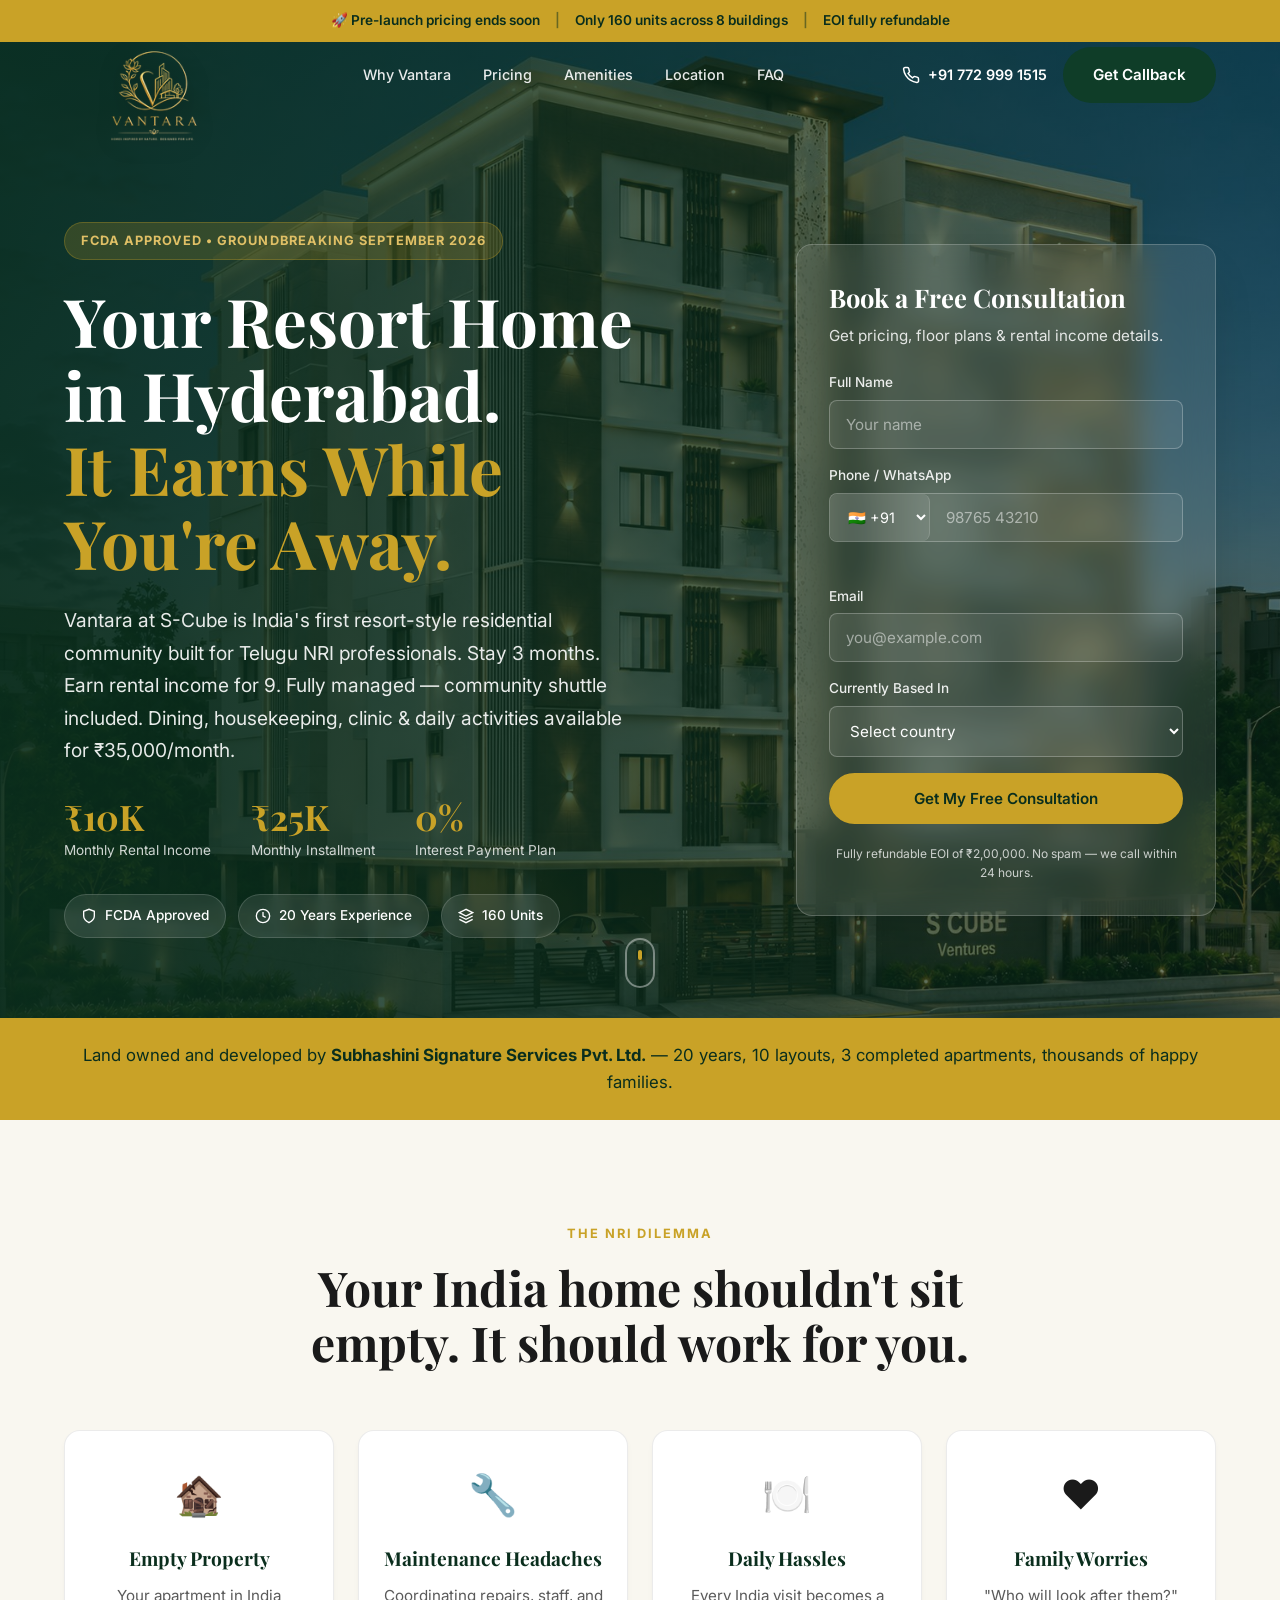
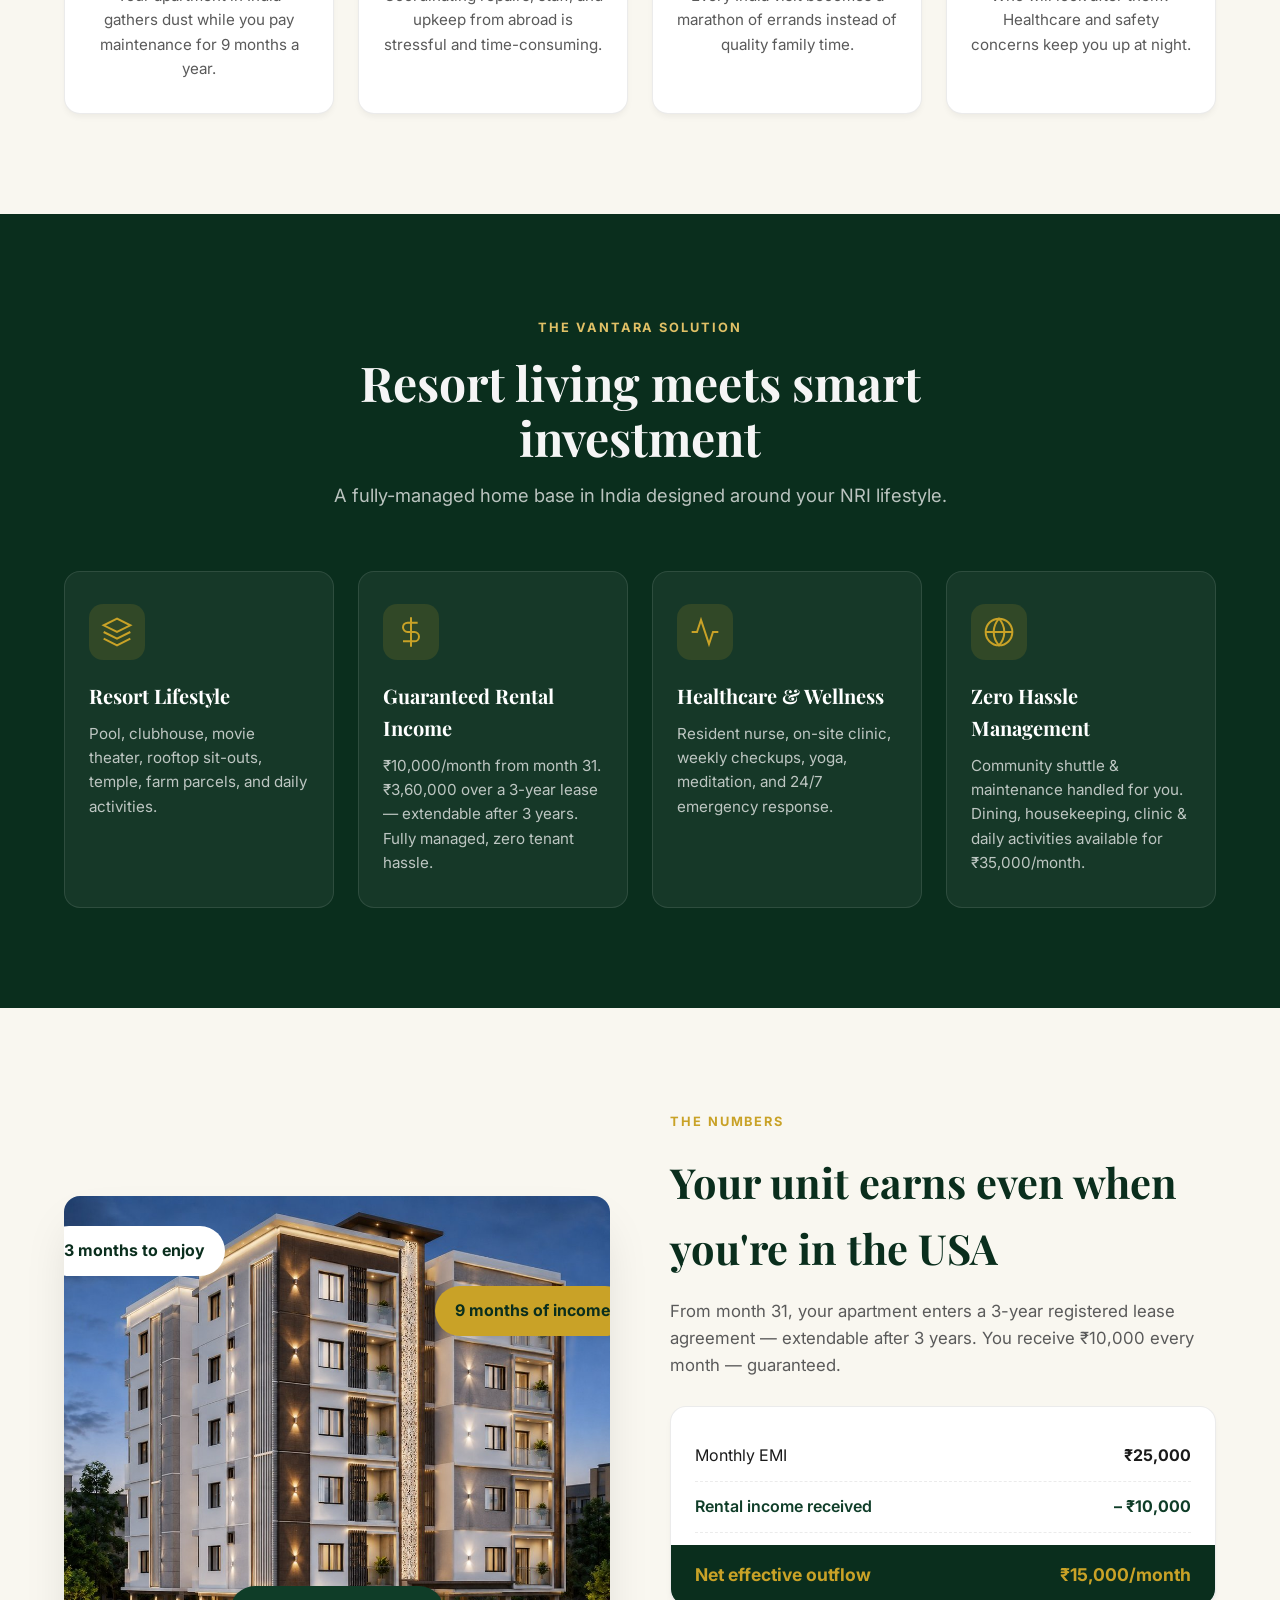
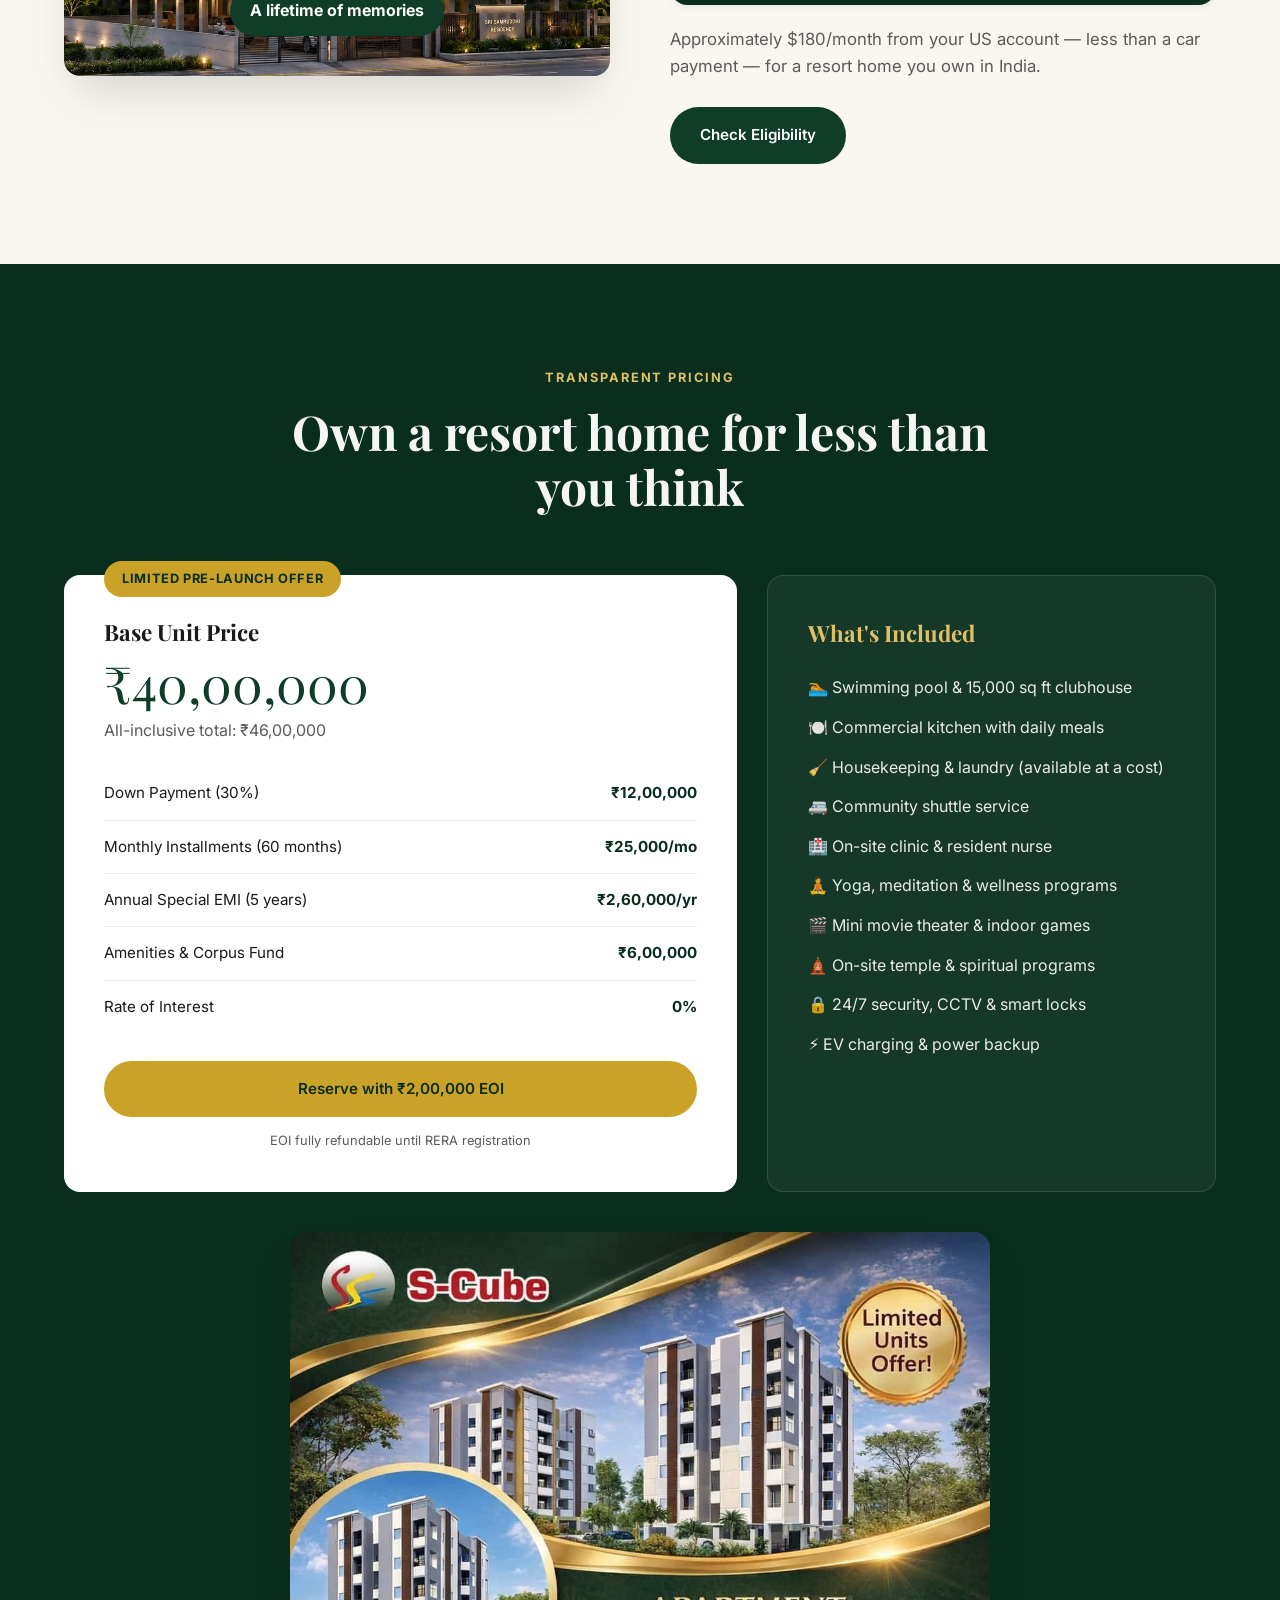
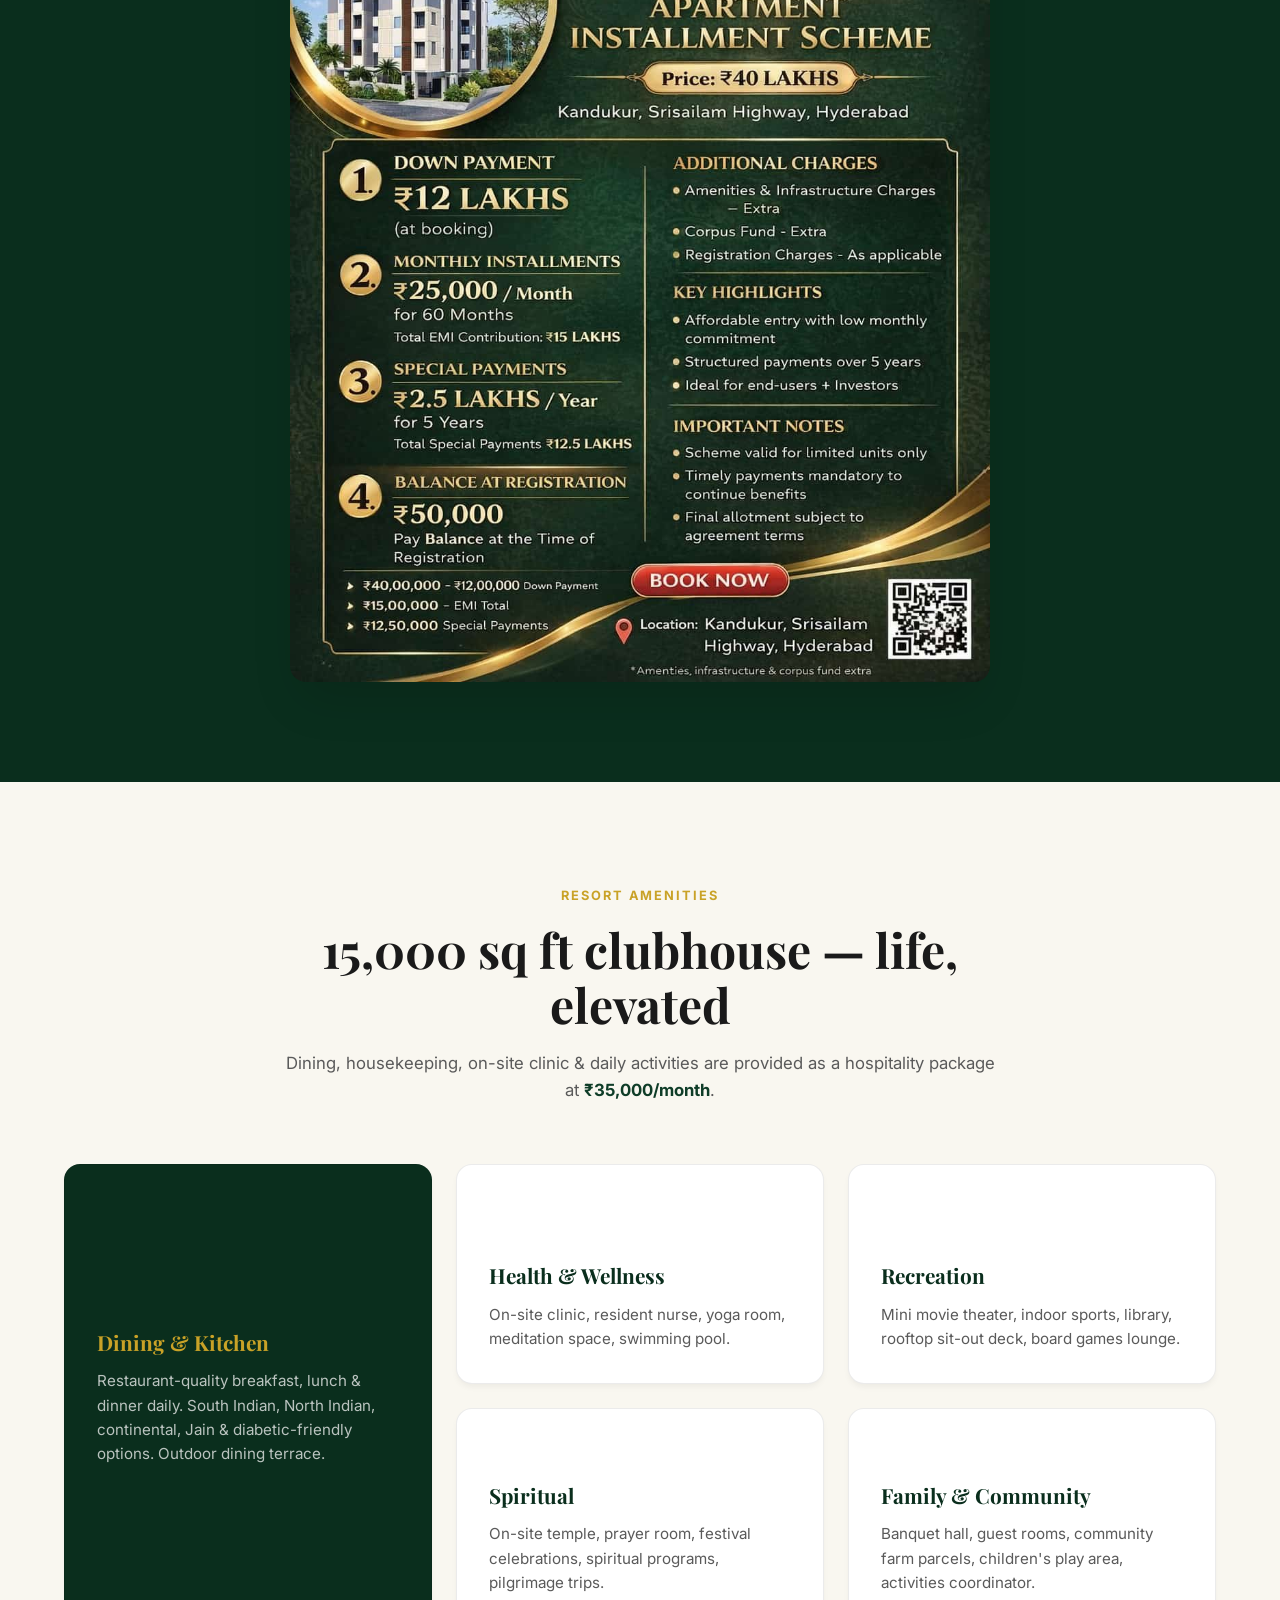
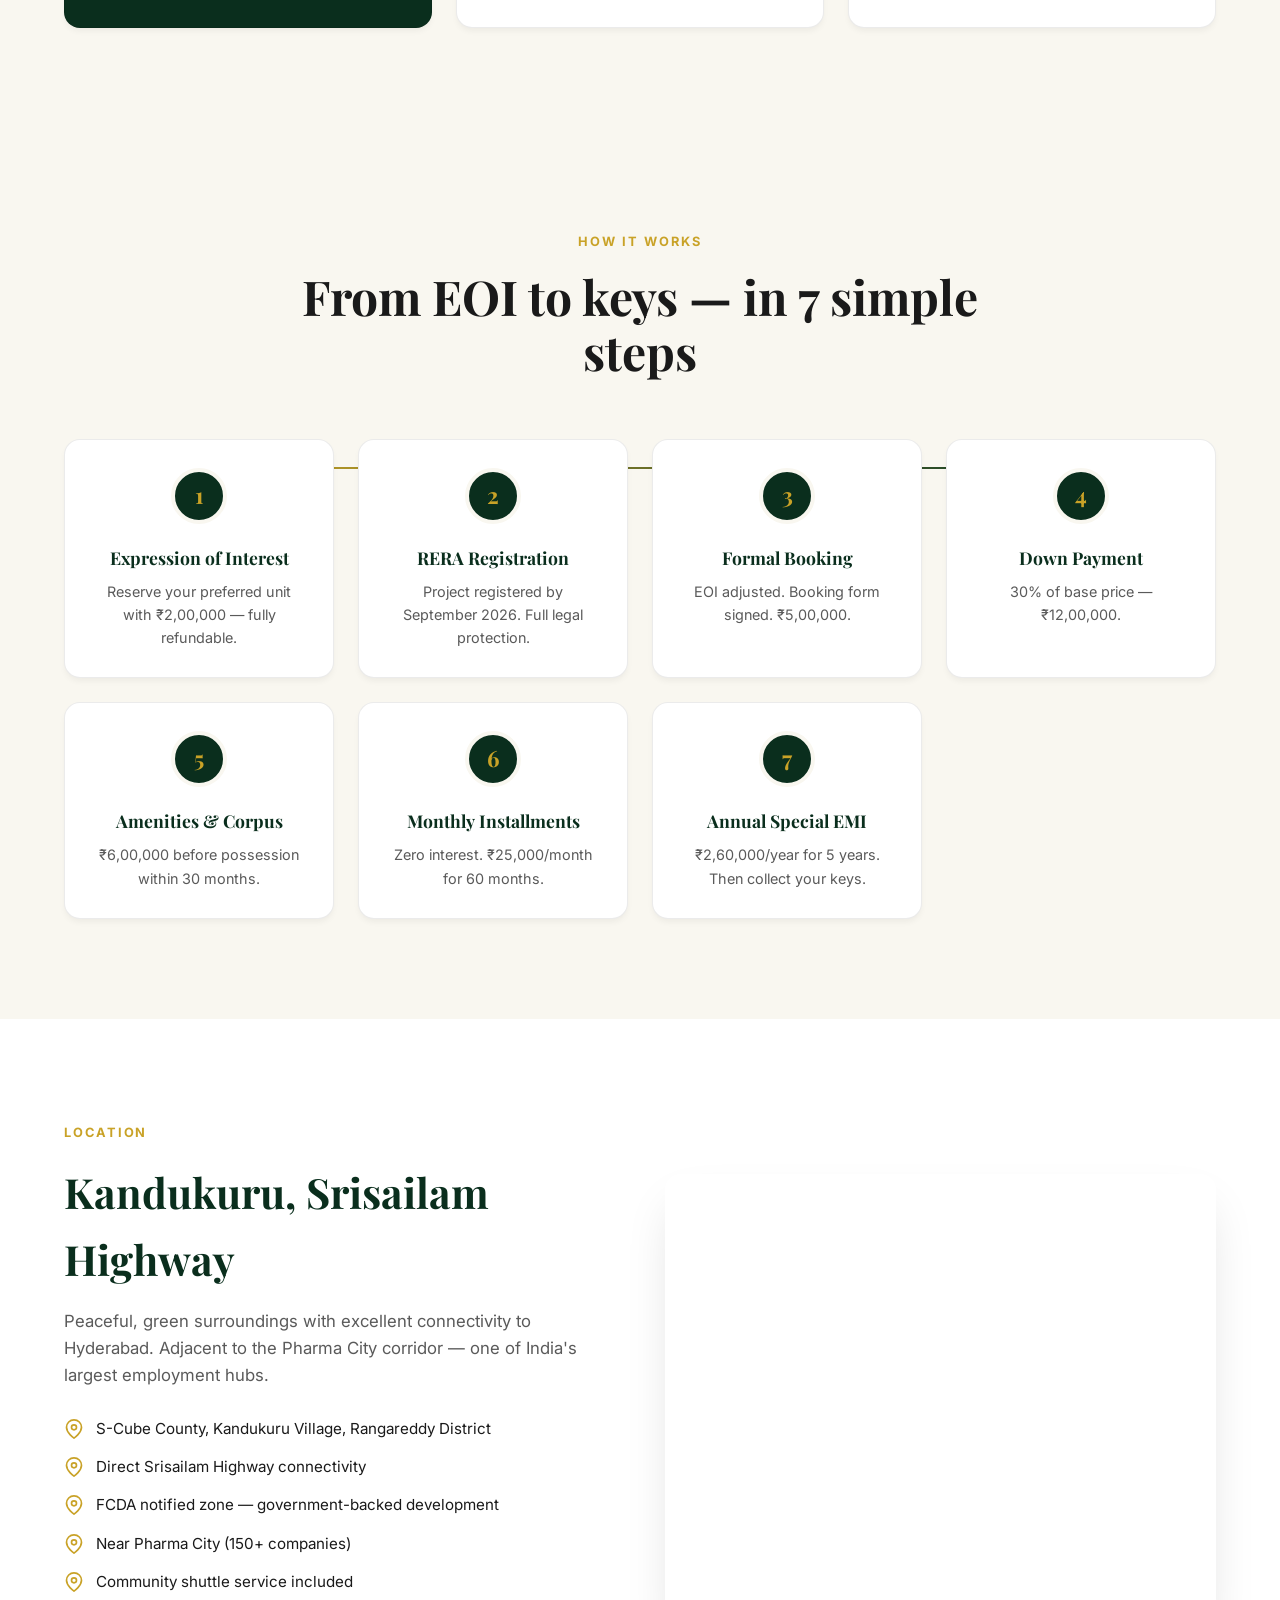
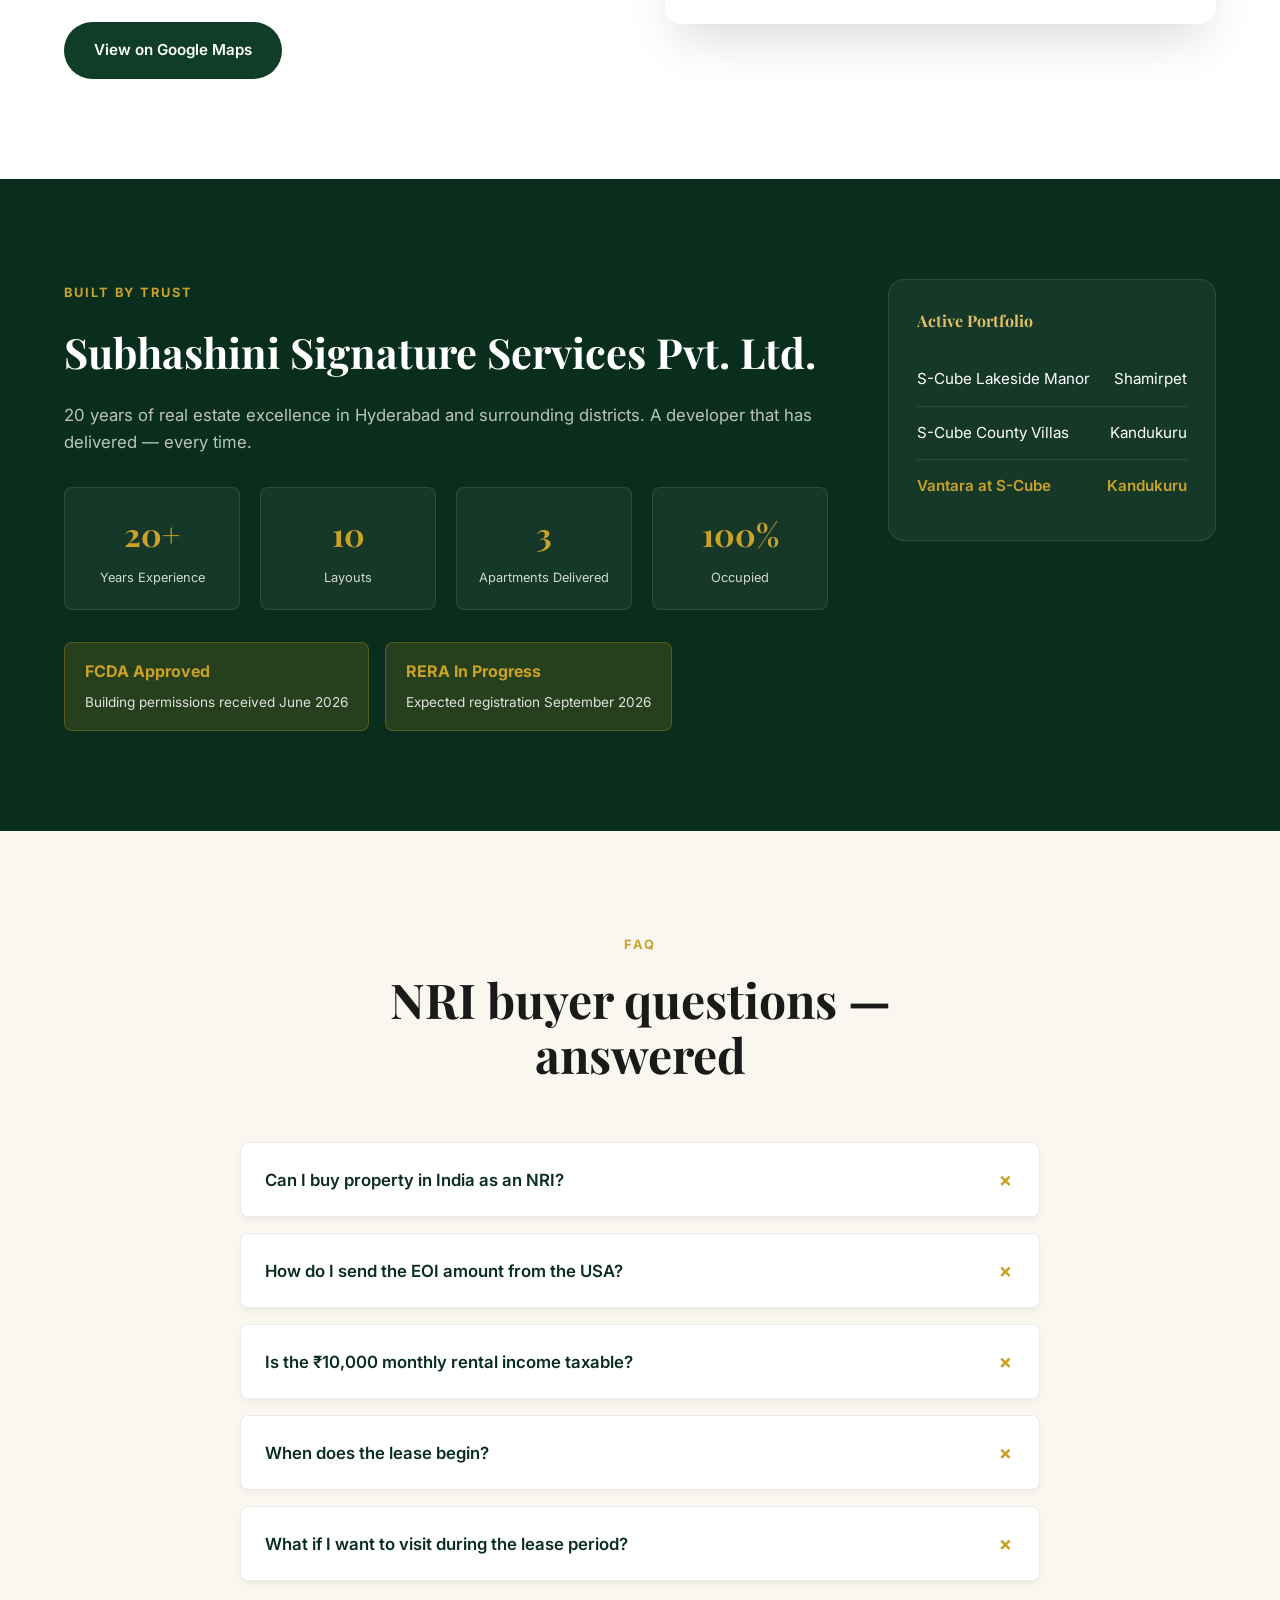
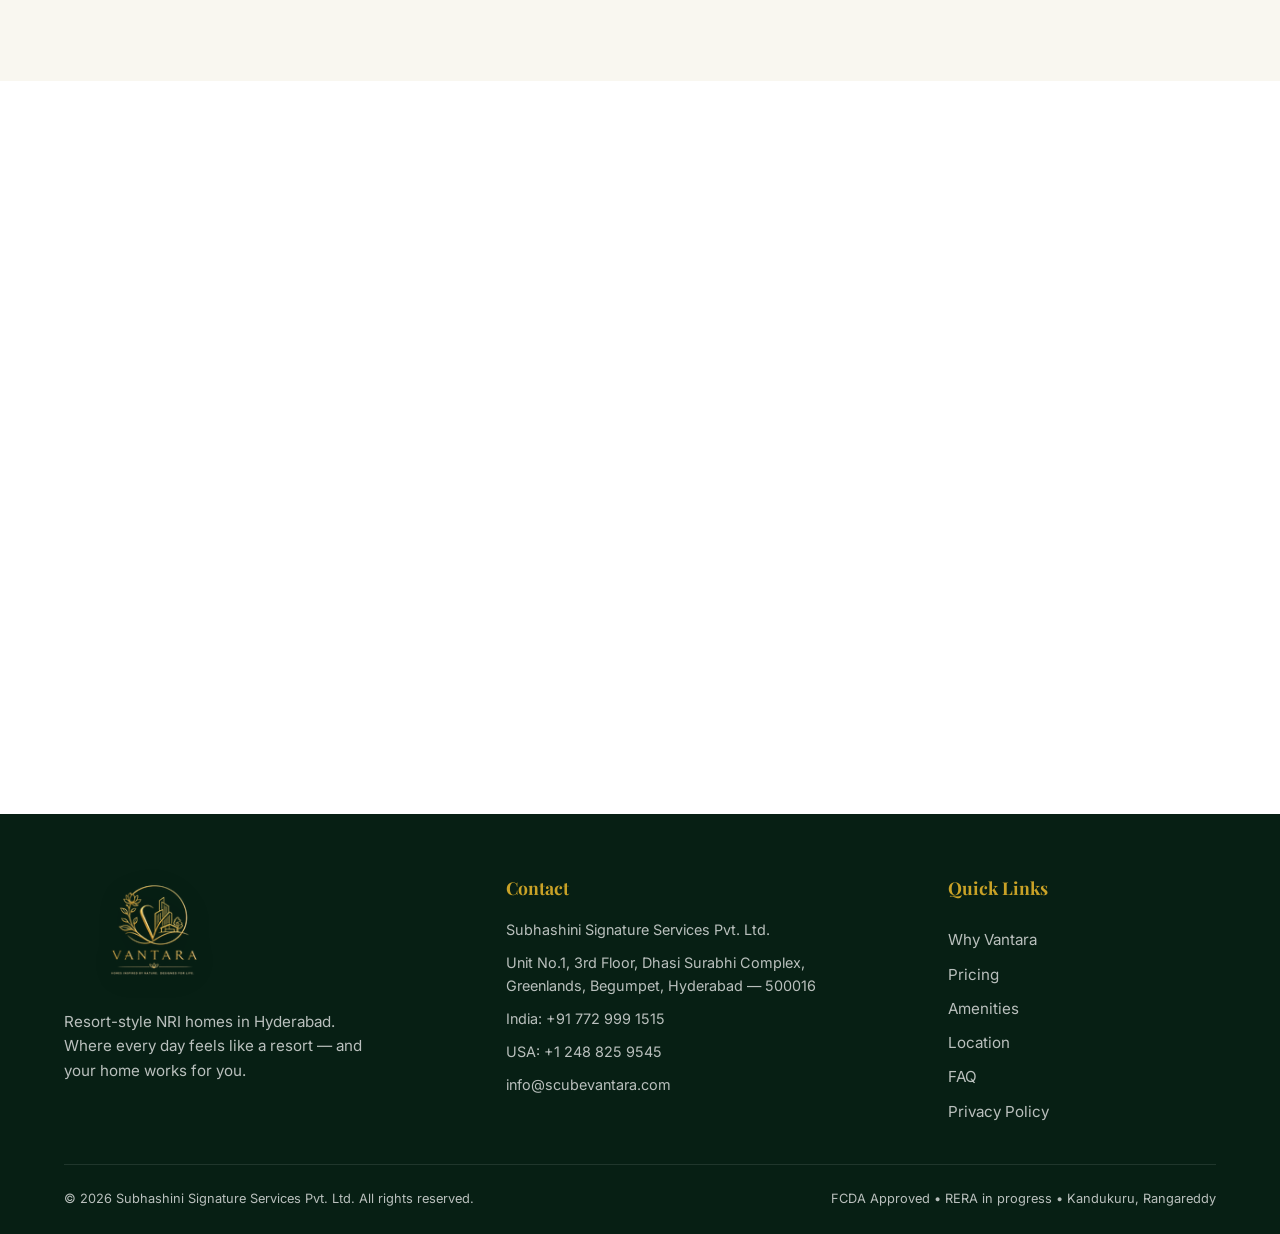
<file: index.html>
<!DOCTYPE html>
<html lang="en">
<head>
  <meta charset="UTF-8">
  <meta name="viewport" content="width=device-width, initial-scale=1.0">
  <!-- Meta Pixel Code -->
  <script>
    !function(f,b,e,v,n,t,s)
    {if(f.fbq)return;n=f.fbq=function(){n.callMethod?
    n.callMethod.apply(n,arguments):n.queue.push(arguments)};
    if(!f._fbq)f._fbq=n;n.push=n;n.loaded=!0;n.version='2.0';
    n.queue=[];t=b.createElement(e);t.async=!0;
    t.src=v;s=b.getElementsByTagName(e)[0];
    s.parentNode.insertBefore(t,s)}(window, document,'script',
    'https://connect.facebook.net/en_US/fbevents.js');
    fbq('init', '1062682693000830');
    fbq('track', 'PageView');
  </script>
  <noscript><img height="1" width="1" style="display:none"
    src="https://www.facebook.com/tr?id=1062682693000830&ev=PageView&noscript=1"/></noscript>
  <!-- End Meta Pixel Code -->
  <title>Vantara at S-Cube | Resort-Style NRI Homes in Hyderabad</title>
  <meta name="description" content="Vantara at S-Cube: Hyderabad's first resort-style residential community for NRIs. Own a fully-managed home that earns ₹10,000/month rental income while you're away.">
  <link rel="preconnect" href="https://fonts.googleapis.com">
  <link rel="preconnect" href="https://fonts.gstatic.com" crossorigin>
  <link href="https://fonts.googleapis.com/css2?family=Playfair+Display:wght@500;600;700&family=Inter:wght@300;400;500;600;700&display=swap" rel="stylesheet">
  <link rel="icon" href="assets/logo-header.png">
  <link rel="apple-touch-icon" href="assets/logo-header.png">
  <link rel="stylesheet" href="css/style.css">
</head>
<body>
  <!-- Top urgency bar -->
  <div class="urgency-bar">
    <span>🚀 Pre-launch pricing ends soon</span>
    <span class="urgency-divider">|</span>
    <span>Only 160 units across 8 buildings</span>
    <span class="urgency-divider">|</span>
    <span>EOI fully refundable</span>
  </div>

  <!-- Header -->
  <header class="site-header" id="header">
    <div class="container header-inner">
      <a href="#" class="logo">
        <img src="assets/logo-header.png" alt="Vantara at S-Cube" class="logo-img">
      </a>
      <nav class="main-nav" id="mainNav">
        <a href="#why-vantara">Why Vantara</a>
        <a href="#pricing">Pricing</a>
        <a href="#amenities">Amenities</a>
        <a href="#location">Location</a>
        <a href="#faq">FAQ</a>
      </nav>
      <div class="header-actions">
        <a href="tel:+917729991515" class="header-phone">
          <svg width="18" height="18" viewBox="0 0 24 24" fill="none" stroke="currentColor" stroke-width="2"><path d="M22 16.92v3a2 2 0 0 1-2.18 2 19.79 19.79 0 0 1-8.63-3.07 19.5 19.5 0 0 1-6-6 19.79 19.79 0 0 1-3.07-8.67A2 2 0 0 1 4.11 2h3a2 2 0 0 1 2 1.72 12.84 12.84 0 0 0 .7 2.81 2 2 0 0 1-.45 2.11L8.09 9.91a16 16 0 0 0 6 6l1.27-1.27a2 2 0 0 1 2.11-.45 12.84 12.84 0 0 0 2.81.7A2 2 0 0 1 22 16.92z"></path></svg>
          <span>+91 772 999 1515</span>
        </a>
        <a href="#contact" class="btn btn-primary">Get Callback</a>
        <button class="nav-toggle" id="navToggle" aria-label="Open menu">
          <span></span><span></span><span></span>
        </button>
      </div>
    </div>
  </header>

  <!-- Mobile Menu -->
  <div class="mobile-menu" id="mobileMenu">
    <button class="menu-close" id="menuClose" aria-label="Close menu">&times;</button>
    <a href="#why-vantara">Why Vantara</a>
    <a href="#pricing">Pricing</a>
    <a href="#amenities">Amenities</a>
    <a href="#location">Location</a>
    <a href="#faq">FAQ</a>
    <a href="#contact" class="btn btn-primary">Get Callback</a>
  </div>

  <!-- Hero -->
  <section class="hero" id="hero">
    <div class="hero-bg">
      <img src="assets/building-hero.jpg" alt="Vantara at S-Cube luxury apartments in Hyderabad" loading="eager">
      <div class="hero-overlay"></div>
    </div>
    <div class="container hero-grid">
      <div class="hero-content">
        <div class="badge">FCDA Approved • Groundbreaking September 2026</div>
        <h1>Your Resort Home in Hyderabad.<br><span class="accent">It Earns While You're Away.</span></h1>
        <p class="hero-subtitle">Vantara at S-Cube is India's first resort-style residential community built for Telugu NRI professionals. Stay 3 months. Earn rental income for 9. Fully managed — community shuttle included. Dining, housekeeping, clinic & daily activities available for ₹35,000/month.</p>
        <div class="hero-stats">
          <div class="stat">
            <strong>₹10K</strong>
            <span>Monthly Rental Income</span>
          </div>
          <div class="stat">
            <strong>₹25K</strong>
            <span>Monthly Installment</span>
          </div>
          <div class="stat">
            <strong>0%</strong>
            <span>Interest Payment Plan</span>
          </div>
        </div>
        <div class="hero-badges">
          <span class="chip"><svg width="16" height="16" viewBox="0 0 24 24" fill="none" stroke="currentColor" stroke-width="2"><path d="M12 22s8-4 8-10V5l-8-3-8 3v7c0 6 8 10 8 10z"></path></svg> FCDA Approved</span>
          <span class="chip"><svg width="16" height="16" viewBox="0 0 24 24" fill="none" stroke="currentColor" stroke-width="2"><circle cx="12" cy="12" r="10"></circle><path d="M12 6v6l4 2"></path></svg> 20 Years Experience</span>
          <span class="chip"><svg width="16" height="16" viewBox="0 0 24 24" fill="none" stroke="currentColor" stroke-width="2"><path d="M12 2L2 7l10 5 10-5-10-5z"></path><path d="M2 17l10 5 10-5"></path><path d="M2 12l10 5 10-5"></path></svg> 160 Units</span>
        </div>
      </div>
      <div class="hero-form-wrap">
        <form class="lead-form" id="heroForm" data-source="Hero">
          <div class="form-header">
            <h3>Book a Free Consultation</h3>
            <p>Get pricing, floor plans & rental income details.</p>
          </div>
          <div class="form-body">
            <div class="form-group">
              <label for="name">Full Name</label>
              <input type="text" id="name" name="name" placeholder="Your name" required>
            </div>
            <div class="form-group">
              <label for="heroPhone">Phone / WhatsApp</label>
              <div class="phone-field">
                <select class="country-code" name="countryCode" data-phone="heroPhone" required>
                  <option value="+91" selected>🇮🇳 +91</option>
                  <option value="+1">🇺🇸 +1</option>
                  <option value="+1">🇨🇦 +1</option>
                  <option value="+44">🇬🇧 +44</option>
                  <option value="+61">🇦🇺 +61</option>
                  <option value="+971">🇦🇪 +971</option>
                </select>
                <input type="tel" id="heroPhone" name="phone" placeholder="98765 43210" required>
              </div>
              <span class="validation-msg" id="heroPhoneMsg"></span>
            </div>
            <div class="form-group">
              <label for="email">Email</label>
              <input type="email" id="email" name="email" placeholder="you@example.com" required>
            </div>
            <div class="form-group">
              <label for="country">Currently Based In</label>
              <select id="country" name="country" required>
                <option value="" disabled selected>Select country</option>
                <option value="India">India</option>
                <option value="USA">USA</option>
                <option value="Canada">Canada</option>
                <option value="UK">UK</option>
                <option value="Australia">Australia</option>
                <option value="UAE">UAE</option>
                <option value="Other">Other</option>
              </select>
            </div>
            <button type="submit" class="btn btn-gold btn-block">Get My Free Consultation</button>
            <p class="form-note">Fully refundable EOI of ₹2,00,000. No spam — we call within 24 hours.</p>
          </div>
        </form>
      </div>
    </div>
    <a href="#why-vantara" class="scroll-down" aria-label="Scroll down">
      <span></span>
    </a>
  </section>

  <!-- Trust strip -->
  <section class="trust-strip">
    <div class="container">
      <p>Land owned and developed by <strong>Subhashini Signature Services Pvt. Ltd.</strong> — 20 years, 10 layouts, 3 completed apartments, thousands of happy families.</p>
    </div>
  </section>

  <!-- Why Vantara / Problem -->
  <section class="section problem-section" id="why-vantara">
    <div class="container">
      <div class="section-header reveal">
        <span class="section-label">The NRI Dilemma</span>
        <h2>Your India home shouldn't sit empty. It should work for you.</h2>
      </div>
      <div class="problem-grid">
        <div class="problem-card reveal">
          <div class="problem-icon">🏚️</div>
          <h4>Empty Property</h4>
          <p>Your apartment in India gathers dust while you pay maintenance for 9 months a year.</p>
        </div>
        <div class="problem-card reveal">
          <div class="problem-icon">🔧</div>
          <h4>Maintenance Headaches</h4>
          <p>Coordinating repairs, staff, and upkeep from abroad is stressful and time-consuming.</p>
        </div>
        <div class="problem-card reveal">
          <div class="problem-icon">🍽️</div>
          <h4>Daily Hassles</h4>
          <p>Every India visit becomes a marathon of errands instead of quality family time.</p>
        </div>
        <div class="problem-card reveal">
          <div class="problem-icon">❤️</div>
          <h4>Family Worries</h4>
          <p>"Who will look after them?" Healthcare and safety concerns keep you up at night.</p>
        </div>
      </div>
    </div>
  </section>

  <!-- Solution / Value pillars -->
  <section class="section section-dark solution-section">
    <div class="container">
      <div class="section-header reveal">
        <span class="section-label light">The Vantara Solution</span>
        <h2>Resort living meets smart investment</h2>
        <p class="section-subtitle">A fully-managed home base in India designed around your NRI lifestyle.</p>
      </div>
      <div class="value-grid">
        <div class="value-card reveal">
          <div class="value-icon"><svg width="32" height="32" viewBox="0 0 24 24" fill="none" stroke="currentColor" stroke-width="1.5"><path d="M12 2L2 7l10 5 10-5-10-5z"></path><path d="M2 17l10 5 10-5"></path><path d="M2 12l10 5 10-5"></path></svg></div>
          <h4>Resort Lifestyle</h4>
          <p>Pool, clubhouse, movie theater, rooftop sit-outs, temple, farm parcels, and daily activities.</p>
        </div>
        <div class="value-card reveal">
          <div class="value-icon"><svg width="32" height="32" viewBox="0 0 24 24" fill="none" stroke="currentColor" stroke-width="1.5"><path d="M12 1v22M17 5H9.5a3.5 3.5 0 0 0 0 7h5a3.5 3.5 0 0 1 0 7H6"></path></svg></div>
          <h4>Guaranteed Rental Income</h4>
          <p>₹10,000/month from month 31. ₹3,60,000 over a 3-year lease — extendable after 3 years. Fully managed, zero tenant hassle.</p>
        </div>
        <div class="value-card reveal">
          <div class="value-icon"><svg width="32" height="32" viewBox="0 0 24 24" fill="none" stroke="currentColor" stroke-width="1.5"><path d="M22 12h-4l-3 9L9 3l-3 9H2"></path></svg></div>
          <h4>Healthcare & Wellness</h4>
          <p>Resident nurse, on-site clinic, weekly checkups, yoga, meditation, and 24/7 emergency response.</p>
        </div>
        <div class="value-card reveal">
          <div class="value-icon"><svg width="32" height="32" viewBox="0 0 24 24" fill="none" stroke="currentColor" stroke-width="1.5"><circle cx="12" cy="12" r="10"></circle><path d="M2 12h20"></path><path d="M12 2a15.3 15.3 0 0 1 4 10 15.3 15.3 0 0 1-4 10 15.3 15.3 0 0 1-4-10 15.3 15.3 0 0 1 4-10z"></path></svg></div>
          <h4>Zero Hassle Management</h4>
          <p>Community shuttle & maintenance handled for you. Dining, housekeeping, clinic & daily activities available for ₹35,000/month.</p>
        </div>
      </div>
    </div>
  </section>

  <!-- Income math -->
  <section class="section income-section">
    <div class="container">
      <div class="income-grid">
        <div class="income-visual reveal">
          <div class="income-pill">3 months to enjoy</div>
          <div class="income-pill gold">9 months of income</div>
          <div class="income-pill green">A lifetime of memories</div>
          <img src="assets/building-alt.jpg" alt="Vantara apartment building evening view" loading="lazy">
        </div>
        <div class="income-content reveal">
          <span class="section-label">The Numbers</span>
          <h2>Your unit earns even when you're in the USA</h2>
          <p>From month 31, your apartment enters a 3-year registered lease agreement — extendable after 3 years. You receive ₹10,000 every month — guaranteed.</p>
          <div class="income-breakdown">
            <div class="income-row">
              <span>Monthly EMI</span>
              <strong>₹25,000</strong>
            </div>
            <div class="income-row highlight">
              <span>Rental income received</span>
              <strong>– ₹10,000</strong>
            </div>
            <div class="income-row total">
              <span>Net effective outflow</span>
              <strong>₹15,000/month</strong>
            </div>
          </div>
          <p class="fine-print">Approximately $180/month from your US account — less than a car payment — for a resort home you own in India.</p>
          <a href="#contact" class="btn btn-primary">Check Eligibility</a>
        </div>
      </div>
    </div>
  </section>

  <!-- Pricing -->
  <section class="section section-dark pricing-section" id="pricing">
    <div class="container">
      <div class="section-header reveal">
        <span class="section-label light">Transparent Pricing</span>
        <h2>Own a resort home for less than you think</h2>
      </div>
      <div class="pricing-grid">
        <div class="pricing-card main reveal">
          <div class="pricing-tag">Limited Pre-Launch Offer</div>
          <h3>Base Unit Price</h3>
          <div class="price">₹40,00,000</div>
          <p class="price-note">All-inclusive total: ₹46,00,000</p>
          <ul class="price-features">
            <li><span>Down Payment (30%)</span><strong>₹12,00,000</strong></li>
            <li><span>Monthly Installments (60 months)</span><strong>₹25,000/mo</strong></li>
            <li><span>Annual Special EMI (5 years)</span><strong>₹2,60,000/yr</strong></li>
            <li><span>Amenities & Corpus Fund</span><strong>₹6,00,000</strong></li>
            <li><span>Rate of Interest</span><strong>0%</strong></li>
          </ul>
          <a href="#contact" class="btn btn-gold btn-block">Reserve with ₹2,00,000 EOI</a>
          <p class="price-guarantee">EOI fully refundable until RERA registration</p>
        </div>
        <div class="pricing-card alt reveal">
          <h3>What's Included</h3>
          <ul class="includes-list">
            <li>🏊 Swimming pool & 15,000 sq ft clubhouse</li>
            <li>🍽️ Commercial kitchen with daily meals</li>
            <li>🧹 Housekeeping & laundry (available at a cost)</li>
            <li>🚐 Community shuttle service</li>
            <li>🏥 On-site clinic & resident nurse</li>
            <li>🧘 Yoga, meditation & wellness programs</li>
            <li>🎬 Mini movie theater & indoor games</li>
            <li>🛕 On-site temple & spiritual programs</li>
            <li>🔒 24/7 security, CCTV & smart locks</li>
            <li>⚡ EV charging & power backup</li>
          </ul>
        </div>
      </div>
      <div class="pricing-poster reveal">
        <img src="assets/pricing-poster.jpg" alt="Vantara at S-Cube apartment installment scheme" loading="lazy">
      </div>
    </div>
  </section>

  <!-- Amenities -->
  <section class="section amenities-section" id="amenities">
    <div class="container">
      <div class="section-header reveal">
        <span class="section-label">Resort Amenities</span>
        <h2>15,000 sq ft clubhouse — life, elevated</h2>
        <p class="amenities-note">Dining, housekeeping, on-site clinic & daily activities are provided as a hospitality package at <strong>₹35,000/month</strong>.</p>
      </div>
      <div class="amenities-grid">
        <div class="amenity-card large reveal">
          <div class="amenity-content">
            <h4>Dining & Kitchen</h4>
            <p>Restaurant-quality breakfast, lunch & dinner daily. South Indian, North Indian, continental, Jain & diabetic-friendly options. Outdoor dining terrace.</p>
          </div>
        </div>
        <div class="amenity-card reveal">
          <div class="amenity-content">
            <h4>Health & Wellness</h4>
            <p>On-site clinic, resident nurse, yoga room, meditation space, swimming pool.</p>
          </div>
        </div>
        <div class="amenity-card reveal">
          <div class="amenity-content">
            <h4>Recreation</h4>
            <p>Mini movie theater, indoor sports, library, rooftop sit-out deck, board games lounge.</p>
          </div>
        </div>
        <div class="amenity-card reveal">
          <div class="amenity-content">
            <h4>Spiritual</h4>
            <p>On-site temple, prayer room, festival celebrations, spiritual programs, pilgrimage trips.</p>
          </div>
        </div>
        <div class="amenity-card reveal">
          <div class="amenity-content">
            <h4>Family & Community</h4>
            <p>Banquet hall, guest rooms, community farm parcels, children's play area, activities coordinator.</p>
          </div>
        </div>
      </div>
    </div>
  </section>

  <!-- How it works -->
  <section class="section steps-section">
    <div class="container">
      <div class="section-header reveal">
        <span class="section-label">How It Works</span>
        <h2>From EOI to keys — in 7 simple steps</h2>
      </div>
      <div class="steps-timeline">
        <div class="step reveal">
          <div class="step-number">1</div>
          <h4>Expression of Interest</h4>
          <p>Reserve your preferred unit with ₹2,00,000 — fully refundable.</p>
        </div>
        <div class="step reveal">
          <div class="step-number">2</div>
          <h4>RERA Registration</h4>
          <p>Project registered by September 2026. Full legal protection.</p>
        </div>
        <div class="step reveal">
          <div class="step-number">3</div>
          <h4>Formal Booking</h4>
          <p>EOI adjusted. Booking form signed. ₹5,00,000.</p>
        </div>
        <div class="step reveal">
          <div class="step-number">4</div>
          <h4>Down Payment</h4>
          <p>30% of base price — ₹12,00,000.</p>
        </div>
        <div class="step reveal">
          <div class="step-number">5</div>
          <h4>Amenities & Corpus</h4>
          <p>₹6,00,000 before possession within 30 months.</p>
        </div>
        <div class="step reveal">
          <div class="step-number">6</div>
          <h4>Monthly Installments</h4>
          <p>Zero interest. ₹25,000/month for 60 months.</p>
        </div>
        <div class="step reveal">
          <div class="step-number">7</div>
          <h4>Annual Special EMI</h4>
          <p>₹2,60,000/year for 5 years. Then collect your keys.</p>
        </div>
      </div>
    </div>
  </section>

  <!-- Location -->
  <section class="section location-section" id="location">
    <div class="container">
      <div class="location-grid">
        <div class="location-content reveal">
          <span class="section-label">Location</span>
          <h2>Kandukuru, Srisailam Highway</h2>
          <p>Peaceful, green surroundings with excellent connectivity to Hyderabad. Adjacent to the Pharma City corridor — one of India's largest employment hubs.</p>
          <ul class="location-list">
            <li><svg width="20" height="20" viewBox="0 0 24 24" fill="none" stroke="currentColor" stroke-width="2"><path d="M21 10c0 7-9 13-9 13s-9-6-9-13a9 9 0 0 1 18 0z"></path><circle cx="12" cy="10" r="3"></circle></svg> S-Cube County, Kandukuru Village, Rangareddy District</li>
            <li><svg width="20" height="20" viewBox="0 0 24 24" fill="none" stroke="currentColor" stroke-width="2"><path d="M21 10c0 7-9 13-9 13s-9-6-9-13a9 9 0 0 1 18 0z"></path><circle cx="12" cy="10" r="3"></circle></svg> Direct Srisailam Highway connectivity</li>
            <li><svg width="20" height="20" viewBox="0 0 24 24" fill="none" stroke="currentColor" stroke-width="2"><path d="M21 10c0 7-9 13-9 13s-9-6-9-13a9 9 0 0 1 18 0z"></path><circle cx="12" cy="10" r="3"></circle></svg> FCDA notified zone — government-backed development</li>
            <li><svg width="20" height="20" viewBox="0 0 24 24" fill="none" stroke="currentColor" stroke-width="2"><path d="M21 10c0 7-9 13-9 13s-9-6-9-13a9 9 0 0 1 18 0z"></path><circle cx="12" cy="10" r="3"></circle></svg> Near Pharma City (150+ companies)</li>
            <li><svg width="20" height="20" viewBox="0 0 24 24" fill="none" stroke="currentColor" stroke-width="2"><path d="M21 10c0 7-9 13-9 13s-9-6-9-13a9 9 0 0 1 18 0z"></path><circle cx="12" cy="10" r="3"></circle></svg> Community shuttle service included</li>
          </ul>
          <a href="https://maps.google.com/?q=Kandukuru,Srisailam+Highway,Hyderabad" target="_blank" class="btn btn-primary">View on Google Maps</a>
        </div>
        <div class="location-map reveal">
          <iframe 
            src="https://www.google.com/maps/embed?pb=!1m18!1m12!1m3!1d30567.04712729704!2d78.6375!3d17.2333!2m3!1f0!2f0!3f0!3m2!1i1024!2i768!4f13.1!3m3!1m2!1s0x3bcb7f8c8c8c8c8c%3A0x8c8c8c8c8c8c8c8c!2sKandukuru%2C%20Telangana!5e0!3m2!1sen!2sin!4v1699999999999!5m2!1sen!2sin" 
            width="100%" height="100%" style="border:0;" allowfullscreen="" loading="lazy" referrerpolicy="no-referrer-when-downgrade" title="Vantara at S-Cube Location">
          </iframe>
        </div>
      </div>
    </div>
  </section>

  <!-- Trust / Developer -->
  <section class="section developer-section">
    <div class="container">
      <div class="developer-grid">
        <div class="developer-content reveal">
          <span class="section-label">Built by Trust</span>
          <h2>Subhashini Signature Services Pvt. Ltd.</h2>
          <p>20 years of real estate excellence in Hyderabad and surrounding districts. A developer that has delivered — every time.</p>
          <div class="developer-stats">
            <div class="dev-stat">
              <strong>20+</strong>
              <span>Years Experience</span>
            </div>
            <div class="dev-stat">
              <strong>10</strong>
              <span>Layouts</span>
            </div>
            <div class="dev-stat">
              <strong>3</strong>
              <span>Apartments Delivered</span>
            </div>
            <div class="dev-stat">
              <strong>100%</strong>
              <span>Occupied</span>
            </div>
          </div>
          <div class="approval-badges">
            <div class="approval-badge">
              <strong>FCDA Approved</strong>
              <span>Building permissions received June 2026</span>
            </div>
            <div class="approval-badge">
              <strong>RERA In Progress</strong>
              <span>Expected registration September 2026</span>
            </div>
          </div>
        </div>
        <div class="developer-projects reveal">
          <h4>Active Portfolio</h4>
          <div class="project-item">
            <span>S-Cube Lakeside Manor</span>
            <span>Shamirpet</span>
          </div>
          <div class="project-item">
            <span>S-Cube County Villas</span>
            <span>Kandukuru</span>
          </div>
          <div class="project-item highlight">
            <span>Vantara at S-Cube</span>
            <span>Kandukuru</span>
          </div>
        </div>
      </div>
    </div>
  </section>

  <!-- FAQ -->
  <section class="section faq-section" id="faq">
    <div class="container">
      <div class="section-header reveal">
        <span class="section-label">FAQ</span>
        <h2>NRI buyer questions — answered</h2>
      </div>
      <div class="faq-list">
        <div class="faq-item reveal">
          <button class="faq-question" aria-expanded="false">
            <span>Can I buy property in India as an NRI?</span>
            <span class="faq-icon">+</span>
          </button>
          <div class="faq-answer">
            <p>Yes, fully permitted under FEMA guidelines. No RBI approval is needed for NRIs purchasing residential property in India.</p>
          </div>
        </div>
        <div class="faq-item reveal">
          <button class="faq-question" aria-expanded="false">
            <span>How do I send the EOI amount from the USA?</span>
            <span class="faq-icon">+</span>
          </button>
          <div class="faq-answer">
            <p>Simple international wire transfer from your US bank to our Indian company account using Purpose Code S0306. The ₹2,00,000 EOI is approximately $2,400 and clears in 1–2 business days.</p>
          </div>
        </div>
        <div class="faq-item reveal">
          <button class="faq-question" aria-expanded="false">
            <span>Is the ₹10,000 monthly rental income taxable?</span>
            <span class="faq-icon">+</span>
          </button>
          <div class="faq-answer">
            <p>No TDS applies below ₹50,000/month. Under the new Indian tax regime, income up to ₹12 lakhs/year has zero tax liability. Rental income is fully repatriable to your US account under FEMA.</p>
          </div>
        </div>
        <div class="faq-item reveal">
          <button class="faq-question" aria-expanded="false">
            <span>When does the lease begin?</span>
            <span class="faq-icon">+</span>
          </button>
          <div class="faq-answer">
            <p>The 3-year registered lease begins from the 31st month of your booking date, once your unit is ready and handed over. It can be extended after the initial 3 years.</p>
          </div>
        </div>
        <div class="faq-item reveal">
          <button class="faq-question" aria-expanded="false">
            <span>What if I want to visit during the lease period?</span>
            <span class="faq-icon">+</span>
          </button>
          <div class="faq-answer">
            <p>You can stay in your own unit or any available unit during your India visits. The lease is structured around your visits — your home is always available when you need it.</p>
          </div>
        </div>
      </div>
    </div>
  </section>

  <!-- Final CTA -->
  <section class="section final-cta" id="contact">
    <div class="container">
      <div class="cta-box reveal">
        <div class="cta-content">
          <h2>Reserve your resort home today</h2>
          <p>Join Telugu NRI professionals who are making Vantara at S-Cube their home base in India. Pre-launch pricing ends soon — only 160 units available.</p>
          <div class="cta-buttons">
            <a href="tel:+917729991515" class="btn btn-gold">Call India +91 772 999 1515</a>
            <a href="tel:+12488259545" class="btn btn-outline">Call USA +1 248 825 9545</a>
            <a href="https://wa.me/917729991515" class="btn btn-outline" target="_blank">WhatsApp Us</a>
          </div>
        </div>
        <form class="lead-form compact" id="footerForm" data-source="Footer">
          <h4>Get a callback</h4>
          <div class="form-group">
            <input type="text" name="name" placeholder="Full Name" required>
          </div>
          <div class="form-group">
            <div class="phone-field">
              <select class="country-code" name="countryCode" data-phone="footerPhone" required>
                <option value="+91" selected>🇮🇳 +91</option>
                <option value="+1">🇺🇸 +1</option>
                <option value="+1">🇨🇦 +1</option>
                <option value="+44">🇬🇧 +44</option>
                <option value="+61">🇦🇺 +61</option>
                <option value="+971">🇦🇪 +971</option>
              </select>
              <input type="tel" id="footerPhone" name="phone" placeholder="98765 43210" required>
            </div>
            <span class="validation-msg" id="footerPhoneMsg"></span>
          </div>
          <div class="form-group">
            <input type="email" name="email" placeholder="Email" required>
          </div>
          <div class="form-group">
            <select name="country" required>
              <option value="" disabled selected>Based in</option>
              <option value="India">India</option>
              <option value="USA">USA</option>
              <option value="Canada">Canada</option>
              <option value="UK">UK</option>
              <option value="Australia">Australia</option>
              <option value="UAE">UAE</option>
              <option value="Other">Other</option>
            </select>
          </div>
          <button type="submit" class="btn btn-gold btn-block">Request Callback</button>
        </form>
      </div>
    </div>
  </section>

  <!-- Footer -->
  <footer class="site-footer">
    <div class="container">
      <div class="footer-grid">
        <div class="footer-brand">
          <a href="#" class="logo">
            <img src="assets/logo-footer.png" alt="Vantara at S-Cube" class="logo-img">
          </a>
          <p>Resort-style NRI homes in Hyderabad. Where every day feels like a resort — and your home works for you.</p>
        </div>
        <div class="footer-contact">
          <h4>Contact</h4>
          <p>Subhashini Signature Services Pvt. Ltd.</p>
          <p>Unit No.1, 3rd Floor, Dhasi Surabhi Complex,<br>Greenlands, Begumpet, Hyderabad — 500016</p>
          <p>India: <a href="tel:+917729991515">+91 772 999 1515</a></p>
          <p>USA: <a href="tel:+12488259545">+1 248 825 9545</a></p>
          <p><a href="mailto:info@scubevantara.com">info@scubevantara.com</a></p>
        </div>
        <div class="footer-links">
          <h4>Quick Links</h4>
          <a href="#why-vantara">Why Vantara</a>
          <a href="#pricing">Pricing</a>
          <a href="#amenities">Amenities</a>
          <a href="#location">Location</a>
          <a href="#faq">FAQ</a>
          <a href="privacy.html">Privacy Policy</a>
        </div>
      </div>
      <div class="footer-bottom">
        <p>&copy; 2026 Subhashini Signature Services Pvt. Ltd. All rights reserved.</p>
        <p>FCDA Approved • RERA in progress • Kandukuru, Rangareddy</p>
      </div>
    </div>
  </footer>

  <!-- Sticky mobile CTA -->
  <div class="sticky-cta">
    <a href="tel:+917729991515" class="btn btn-outline">Call</a>
    <a href="#contact" class="btn btn-gold">Get Callback</a>
  </div>

  <!-- Success Modal -->
  <div class="modal" id="successModal" aria-hidden="true">
    <div class="modal-backdrop"></div>
    <div class="modal-content">
      <button class="modal-close" id="modalClose" aria-label="Close">&times;</button>
      <div class="modal-icon">🎉</div>
      <h3>Thank you!</h3>
      <p>Your interest in Vantara at S-Cube has been recorded. Our NRI relationship manager will call you within 24 hours.</p>
      <button class="btn btn-primary" id="modalOk">Got it</button>
    </div>
  </div>

  <script src="js/main.js"></script>
</body>
</html>
</file>
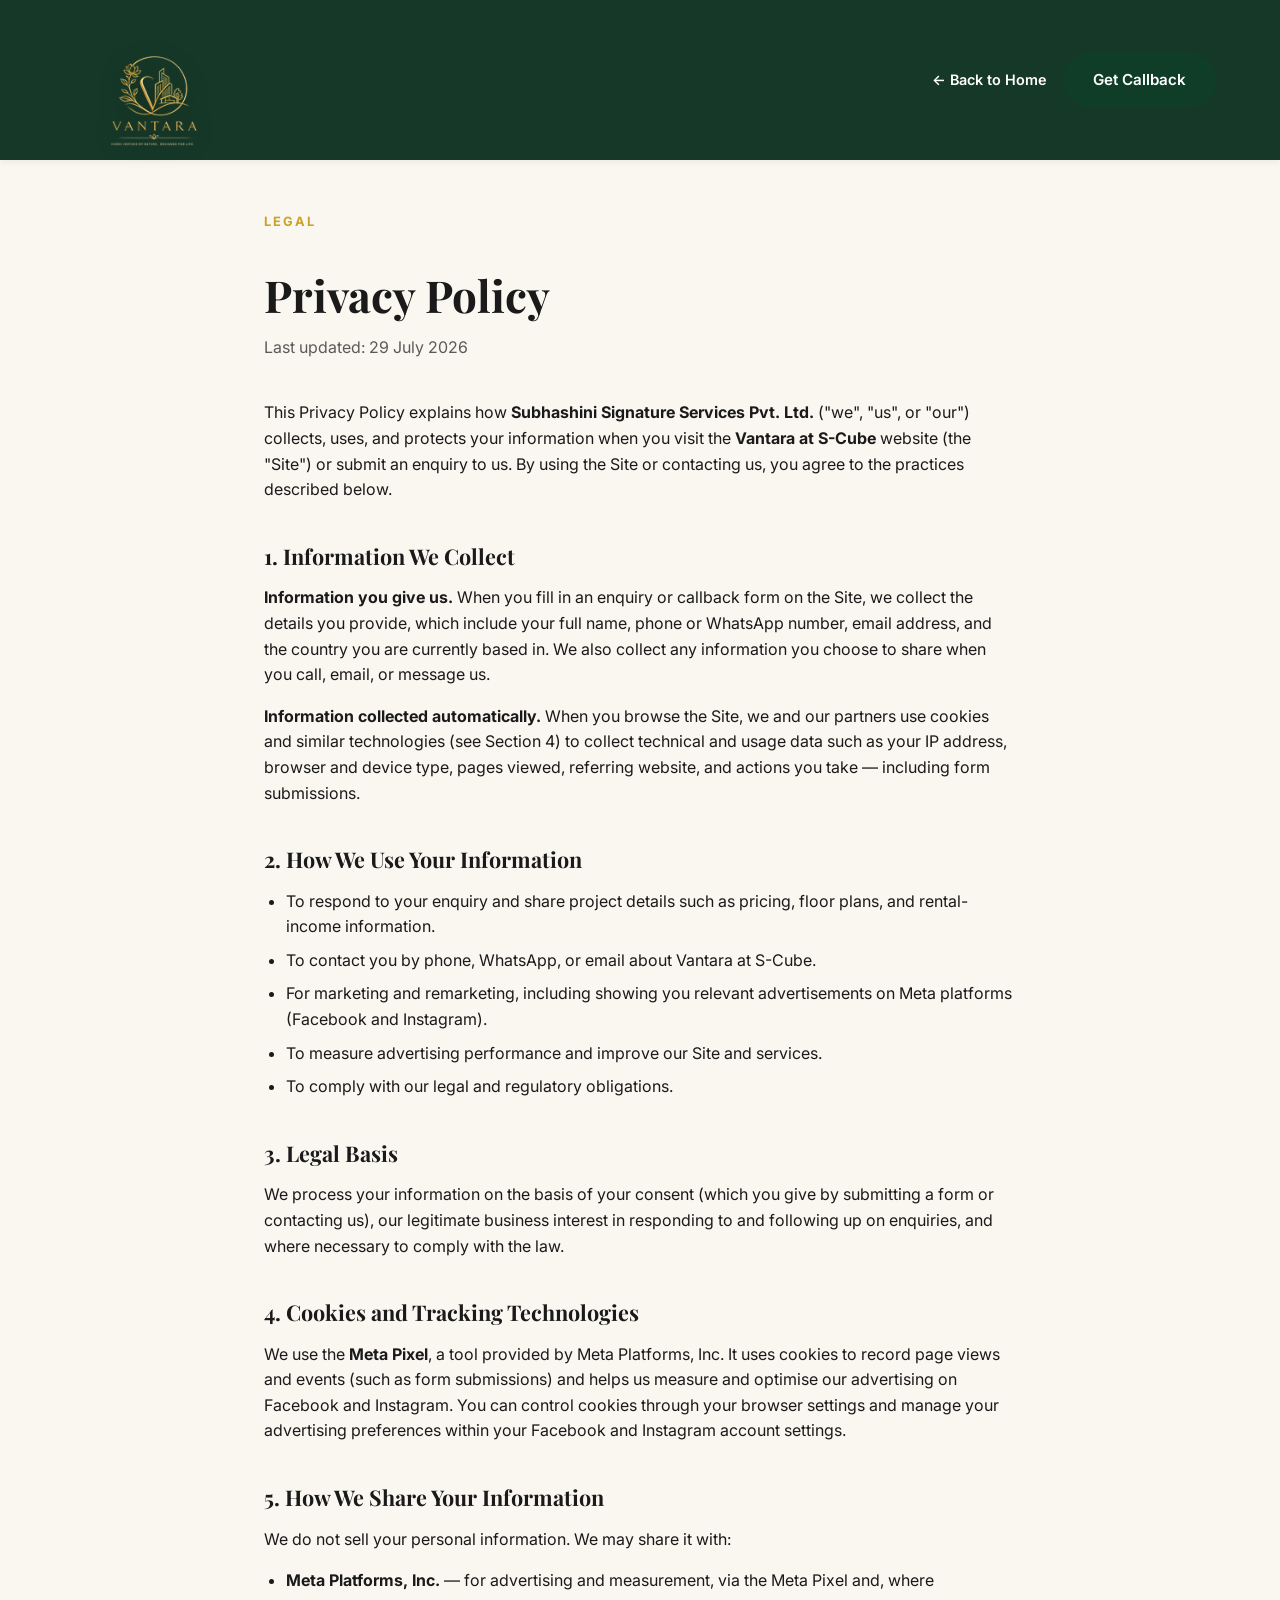
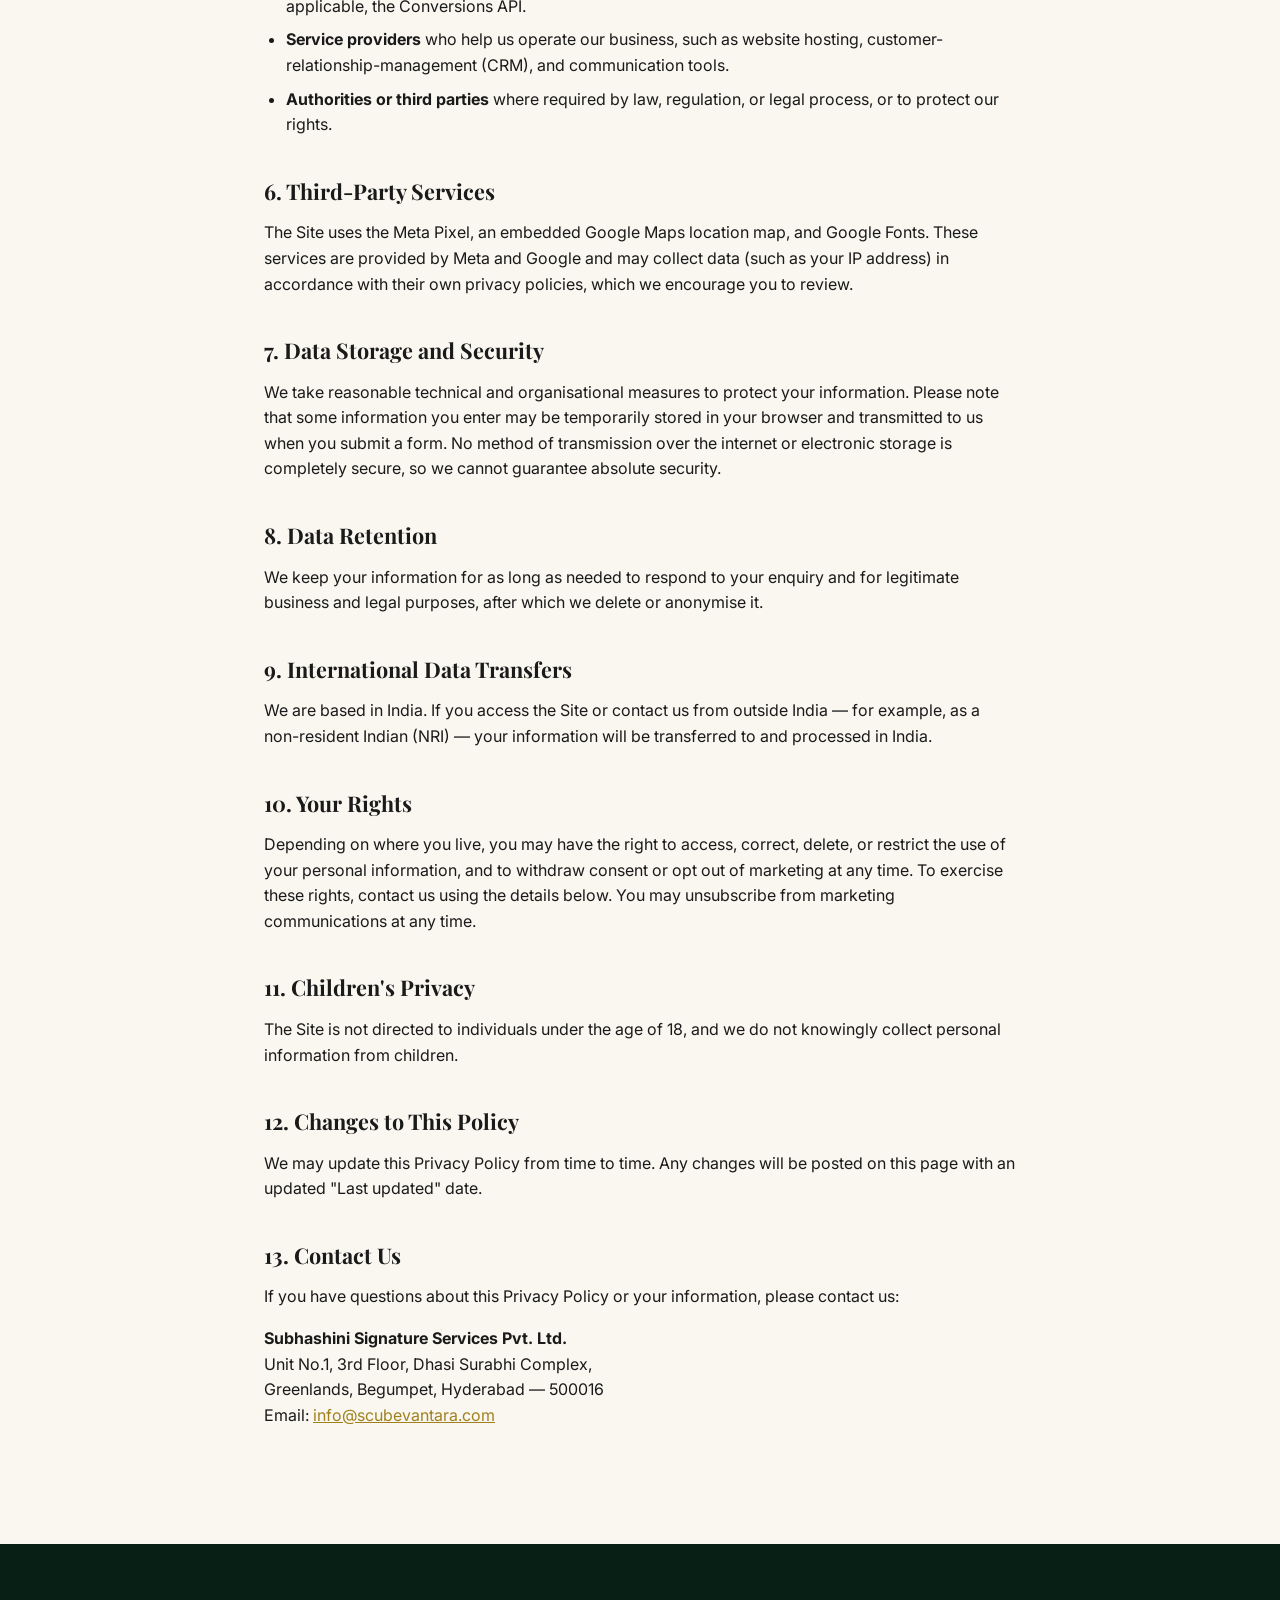
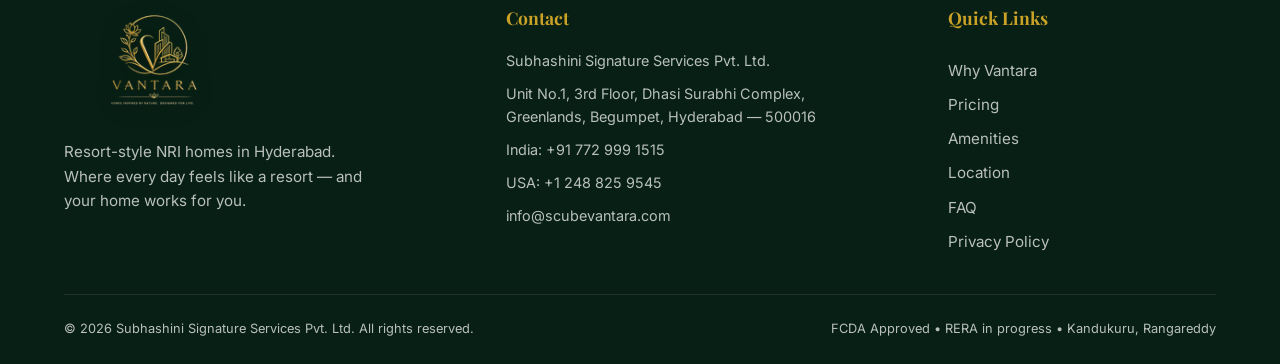
<file: privacy.html>
<!DOCTYPE html>
<html lang="en">
<head>
  <meta charset="UTF-8">
  <meta name="viewport" content="width=device-width, initial-scale=1.0">
  <!-- Meta Pixel Code -->
  <script>
    !function(f,b,e,v,n,t,s)
    {if(f.fbq)return;n=f.fbq=function(){n.callMethod?
    n.callMethod.apply(n,arguments):n.queue.push(arguments)};
    if(!f._fbq)f._fbq=n;n.push=n;n.loaded=!0;n.version='2.0';
    n.queue=[];t=b.createElement(e);t.async=!0;
    t.src=v;s=b.getElementsByTagName(e)[0];
    s.parentNode.insertBefore(t,s)}(window, document,'script',
    'https://connect.facebook.net/en_US/fbevents.js');
    fbq('init', '1062682693000830');
    fbq('track', 'PageView');
  </script>
  <noscript><img height="1" width="1" style="display:none"
    src="https://www.facebook.com/tr?id=1062682693000830&ev=PageView&noscript=1"/></noscript>
  <!-- End Meta Pixel Code -->
  <title>Privacy Policy | Vantara at S-Cube</title>
  <meta name="description" content="Privacy Policy for Vantara at S-Cube by Subhashini Signature Services Pvt. Ltd. — how we collect, use, and protect your information.">
  <meta name="robots" content="index, follow">
  <link rel="preconnect" href="https://fonts.googleapis.com">
  <link rel="preconnect" href="https://fonts.gstatic.com" crossorigin>
  <link href="https://fonts.googleapis.com/css2?family=Playfair+Display:wght@500;600;700&family=Inter:wght@300;400;500;600;700&display=swap" rel="stylesheet">
  <link rel="icon" href="assets/logo-header.png">
  <link rel="apple-touch-icon" href="assets/logo-header.png">
  <link rel="stylesheet" href="css/style.css">
</head>
<body>
  <!-- Header -->
  <header class="site-header scrolled legal-header">
    <div class="container header-inner">
      <a href="index.html" class="logo">
        <img src="assets/logo-header.png" alt="Vantara at S-Cube" class="logo-img">
      </a>
      <div class="header-actions">
        <a href="index.html" class="header-phone">← Back to Home</a>
        <a href="index.html#contact" class="btn btn-primary">Get Callback</a>
      </div>
    </div>
  </header>

  <!-- Privacy Policy -->
  <section class="section legal-section">
    <div class="container legal">
      <span class="section-label">Legal</span>
      <h2>Privacy Policy</h2>
      <p class="legal-updated">Last updated: 29 July 2026</p>

      <p>This Privacy Policy explains how <strong>Subhashini Signature Services Pvt. Ltd.</strong> ("we", "us", or "our") collects, uses, and protects your information when you visit the <strong>Vantara at S-Cube</strong> website (the "Site") or submit an enquiry to us. By using the Site or contacting us, you agree to the practices described below.</p>

      <h3>1. Information We Collect</h3>
      <p><strong>Information you give us.</strong> When you fill in an enquiry or callback form on the Site, we collect the details you provide, which include your full name, phone or WhatsApp number, email address, and the country you are currently based in. We also collect any information you choose to share when you call, email, or message us.</p>
      <p><strong>Information collected automatically.</strong> When you browse the Site, we and our partners use cookies and similar technologies (see Section 4) to collect technical and usage data such as your IP address, browser and device type, pages viewed, referring website, and actions you take — including form submissions.</p>

      <h3>2. How We Use Your Information</h3>
      <ul>
        <li>To respond to your enquiry and share project details such as pricing, floor plans, and rental-income information.</li>
        <li>To contact you by phone, WhatsApp, or email about Vantara at S-Cube.</li>
        <li>For marketing and remarketing, including showing you relevant advertisements on Meta platforms (Facebook and Instagram).</li>
        <li>To measure advertising performance and improve our Site and services.</li>
        <li>To comply with our legal and regulatory obligations.</li>
      </ul>

      <h3>3. Legal Basis</h3>
      <p>We process your information on the basis of your consent (which you give by submitting a form or contacting us), our legitimate business interest in responding to and following up on enquiries, and where necessary to comply with the law.</p>

      <h3>4. Cookies and Tracking Technologies</h3>
      <p>We use the <strong>Meta Pixel</strong>, a tool provided by Meta Platforms, Inc. It uses cookies to record page views and events (such as form submissions) and helps us measure and optimise our advertising on Facebook and Instagram. You can control cookies through your browser settings and manage your advertising preferences within your Facebook and Instagram account settings.</p>

      <h3>5. How We Share Your Information</h3>
      <p>We do not sell your personal information. We may share it with:</p>
      <ul>
        <li><strong>Meta Platforms, Inc.</strong> — for advertising and measurement, via the Meta Pixel and, where applicable, the Conversions API.</li>
        <li><strong>Service providers</strong> who help us operate our business, such as website hosting, customer-relationship-management (CRM), and communication tools.</li>
        <li><strong>Authorities or third parties</strong> where required by law, regulation, or legal process, or to protect our rights.</li>
      </ul>

      <h3>6. Third-Party Services</h3>
      <p>The Site uses the Meta Pixel, an embedded Google Maps location map, and Google Fonts. These services are provided by Meta and Google and may collect data (such as your IP address) in accordance with their own privacy policies, which we encourage you to review.</p>

      <h3>7. Data Storage and Security</h3>
      <p>We take reasonable technical and organisational measures to protect your information. Please note that some information you enter may be temporarily stored in your browser and transmitted to us when you submit a form. No method of transmission over the internet or electronic storage is completely secure, so we cannot guarantee absolute security.</p>

      <h3>8. Data Retention</h3>
      <p>We keep your information for as long as needed to respond to your enquiry and for legitimate business and legal purposes, after which we delete or anonymise it.</p>

      <h3>9. International Data Transfers</h3>
      <p>We are based in India. If you access the Site or contact us from outside India — for example, as a non-resident Indian (NRI) — your information will be transferred to and processed in India.</p>

      <h3>10. Your Rights</h3>
      <p>Depending on where you live, you may have the right to access, correct, delete, or restrict the use of your personal information, and to withdraw consent or opt out of marketing at any time. To exercise these rights, contact us using the details below. You may unsubscribe from marketing communications at any time.</p>

      <h3>11. Children's Privacy</h3>
      <p>The Site is not directed to individuals under the age of 18, and we do not knowingly collect personal information from children.</p>

      <h3>12. Changes to This Policy</h3>
      <p>We may update this Privacy Policy from time to time. Any changes will be posted on this page with an updated "Last updated" date.</p>

      <h3>13. Contact Us</h3>
      <p>If you have questions about this Privacy Policy or your information, please contact us:</p>
      <p>
        <strong>Subhashini Signature Services Pvt. Ltd.</strong><br>
        Unit No.1, 3rd Floor, Dhasi Surabhi Complex,<br>
        Greenlands, Begumpet, Hyderabad — 500016<br>
        Email: <a href="mailto:info@scubevantara.com">info@scubevantara.com</a>
      </p>
    </div>
  </section>

  <!-- Footer -->
  <footer class="site-footer">
    <div class="container">
      <div class="footer-grid">
        <div class="footer-brand">
          <a href="index.html" class="logo">
            <img src="assets/logo-footer.png" alt="Vantara at S-Cube" class="logo-img">
          </a>
          <p>Resort-style NRI homes in Hyderabad. Where every day feels like a resort — and your home works for you.</p>
        </div>
        <div class="footer-contact">
          <h4>Contact</h4>
          <p>Subhashini Signature Services Pvt. Ltd.</p>
          <p>Unit No.1, 3rd Floor, Dhasi Surabhi Complex,<br>Greenlands, Begumpet, Hyderabad — 500016</p>
          <p>India: <a href="tel:+917729991515">+91 772 999 1515</a></p>
          <p>USA: <a href="tel:+12488259545">+1 248 825 9545</a></p>
          <p><a href="mailto:info@scubevantara.com">info@scubevantara.com</a></p>
        </div>
        <div class="footer-links">
          <h4>Quick Links</h4>
          <a href="index.html#why-vantara">Why Vantara</a>
          <a href="index.html#pricing">Pricing</a>
          <a href="index.html#amenities">Amenities</a>
          <a href="index.html#location">Location</a>
          <a href="index.html#faq">FAQ</a>
          <a href="privacy.html">Privacy Policy</a>
        </div>
      </div>
      <div class="footer-bottom">
        <p>&copy; 2026 Subhashini Signature Services Pvt. Ltd. All rights reserved.</p>
        <p>FCDA Approved • RERA in progress • Kandukuru, Rangareddy</p>
      </div>
    </div>
  </footer>
</body>
</html>
</file>
<file: css/style.css>
:root {
  --green-dark: #0a2e1d;
  --green: #0f3d28;
  --green-light: #1a5236;
  --gold: #c9a227;
  --gold-light: #e0c066;
  --gold-dark: #a0801f;
  --cream: #f9f7f0;
  --white: #ffffff;
  --text: #1a1a1a;
  --text-muted: #5a5a5a;
  --text-light: #f5f5f5;
  --text-muted-light: rgba(245, 245, 245, 0.75);
  --border: rgba(0, 0, 0, 0.08);
  --shadow: 0 25px 50px -12px rgba(0, 0, 0, 0.15);
  --shadow-sm: 0 4px 6px -1px rgba(0, 0, 0, 0.05);
  --radius: 16px;
  --radius-sm: 8px;
  --transition: all 0.3s cubic-bezier(0.4, 0, 0.2, 1);
  --font-heading: 'Playfair Display', Georgia, serif;
  --font-body: 'Inter', system-ui, sans-serif;
}

* {
  margin: 0;
  padding: 0;
  box-sizing: border-box;
}

html {
  scroll-behavior: smooth;
}

body {
  font-family: var(--font-body);
  color: var(--text);
  background: var(--cream);
  line-height: 1.6;
  overflow-x: hidden;
}

img {
  max-width: 100%;
  height: auto;
  display: block;
}

a {
  color: inherit;
  text-decoration: none;
}

.container {
  width: 100%;
  max-width: 1200px;
  margin: 0 auto;
  padding: 0 24px;
}

.section {
  padding: 100px 0;
  position: relative;
}

.section-dark {
  background: var(--green-dark);
  color: var(--text-light);
}

.section-header {
  text-align: center;
  max-width: 720px;
  margin: 0 auto 60px;
}

.section-label {
  display: inline-block;
  font-size: 0.8rem;
  font-weight: 700;
  text-transform: uppercase;
  letter-spacing: 0.15em;
  color: var(--gold);
  margin-bottom: 16px;
}

.section-label.light {
  color: var(--gold-light);
}

.section-header h2 {
  font-family: var(--font-heading);
  font-size: clamp(2rem, 5vw, 3rem);
  line-height: 1.15;
  margin-bottom: 16px;
}

.section-subtitle {
  font-size: 1.15rem;
  color: var(--text-muted-light);
}

/* Urgency bar */
.urgency-bar {
  background: var(--gold);
  color: var(--green-dark);
  text-align: center;
  padding: 10px 16px;
  font-size: 0.85rem;
  font-weight: 600;
  position: relative;
  z-index: 1001;
}

.urgency-divider {
  margin: 0 12px;
  opacity: 0.5;
}

/* Header */
.site-header {
  position: fixed;
  top: 0;
  left: 0;
  right: 0;
  z-index: 1000;
  background: transparent;
  transition: var(--transition);
  padding-top: 30px;
}

.site-header.scrolled {
  background: rgba(10, 46, 29, 0.95);
  backdrop-filter: blur(12px);
  padding-top: 0;
  box-shadow: var(--shadow-sm);
}

.header-inner {
  display: flex;
  align-items: center;
  justify-content: space-between;
  height: 90px;
}

.logo {
  display: flex;
  align-items: center;
  color: var(--white);
}

.logo-img {
  height: 120px;
  width: auto;
  object-fit: contain;
  filter: drop-shadow(0 4px 12px rgba(0, 0, 0, 0.35));
  transition: var(--transition);
  position: relative;
  z-index: 1002;
  margin-bottom: -40px;
}

.site-header .logo-img {
  margin-top: 10px;
}

.site-footer .logo-img {
  height: 120px;
  margin-bottom: 0;
}

.logo:hover .logo-img {
  filter: drop-shadow(0 8px 24px rgba(201, 162, 39, 0.5));
  transform: scale(1.04);
}

.main-nav {
  display: flex;
  gap: 32px;
}

.main-nav a {
  color: var(--white);
  font-size: 0.9rem;
  font-weight: 500;
  opacity: 0.9;
  transition: var(--transition);
  position: relative;
}

.main-nav a::after {
  content: '';
  position: absolute;
  bottom: -4px;
  left: 0;
  width: 0;
  height: 2px;
  background: var(--gold);
  transition: var(--transition);
}

.main-nav a:hover {
  opacity: 1;
  color: var(--gold);
}

.main-nav a:hover::after {
  width: 100%;
}

.header-actions {
  display: flex;
  align-items: center;
  gap: 16px;
}

.header-phone {
  display: flex;
  align-items: center;
  gap: 8px;
  color: var(--white);
  font-weight: 600;
  font-size: 0.9rem;
  transition: var(--transition);
}

.header-phone:hover {
  color: var(--gold);
}

.nav-toggle {
  display: none;
  flex-direction: column;
  gap: 5px;
  background: none;
  border: none;
  cursor: pointer;
  padding: 8px;
}

.nav-toggle span {
  display: block;
  width: 24px;
  height: 2px;
  background: var(--white);
  transition: var(--transition);
}

/* Buttons */
.btn {
  display: inline-flex;
  align-items: center;
  justify-content: center;
  gap: 8px;
  padding: 14px 28px;
  border-radius: 50px;
  font-weight: 600;
  font-size: 0.95rem;
  transition: var(--transition);
  border: 2px solid transparent;
  cursor: pointer;
  font-family: inherit;
}

.btn-primary {
  background: var(--green);
  color: var(--white);
}

.btn-primary:hover {
  background: var(--green-light);
  transform: translateY(-2px);
}

.btn-gold {
  background: var(--gold);
  color: var(--green-dark);
  border-color: var(--gold);
}

.btn-gold:hover {
  background: var(--gold-light);
  border-color: var(--gold-light);
  transform: translateY(-2px);
  box-shadow: 0 10px 25px rgba(201, 162, 39, 0.3);
}

.btn-outline {
  background: transparent;
  color: var(--white);
  border-color: rgba(255, 255, 255, 0.4);
}

.btn-outline:hover {
  background: var(--white);
  color: var(--green-dark);
  border-color: var(--white);
}

.btn-block {
  width: 100%;
}

/* Mobile menu */
.mobile-menu {
  position: fixed;
  top: 0;
  right: -100%;
  width: min(320px, 85%);
  height: 100vh;
  background: var(--green-dark);
  z-index: 1100;
  padding: 80px 32px;
  display: flex;
  flex-direction: column;
  gap: 24px;
  transition: var(--transition);
}

.mobile-menu.open {
  right: 0;
}

.mobile-menu a {
  color: var(--white);
  font-size: 1.1rem;
  font-weight: 500;
}

.menu-close {
  position: absolute;
  top: 20px;
  right: 24px;
  background: none;
  border: none;
  color: var(--white);
  font-size: 2.5rem;
  cursor: pointer;
  line-height: 1;
}

/* Hero */
.hero {
  min-height: 100vh;
  display: flex;
  align-items: center;
  position: relative;
  padding: 180px 0 80px;
  overflow: hidden;
}

.hero-bg {
  position: absolute;
  inset: 0;
  z-index: -2;
}

.hero-bg img {
  width: 100%;
  height: 100%;
  object-fit: cover;
}

.hero-overlay {
  position: absolute;
  inset: 0;
  background: linear-gradient(90deg, rgba(10, 46, 29, 0.92) 0%, rgba(10, 46, 29, 0.75) 50%, rgba(10, 46, 29, 0.55) 100%);
  z-index: 1;
}

.hero-grid {
  display: grid;
  grid-template-columns: 1.1fr 0.9fr;
  gap: 60px;
  align-items: center;
  position: relative;
  z-index: 2;
}

.hero-content {
  color: var(--white);
}

.badge {
  display: inline-flex;
  align-items: center;
  gap: 8px;
  background: rgba(201, 162, 39, 0.2);
  color: var(--gold-light);
  border: 1px solid rgba(201, 162, 39, 0.3);
  padding: 8px 16px;
  border-radius: 50px;
  font-size: 0.8rem;
  font-weight: 700;
  text-transform: uppercase;
  letter-spacing: 0.08em;
  margin-bottom: 24px;
}

.hero h1 {
  font-family: var(--font-heading);
  font-size: clamp(2.5rem, 5.5vw, 4.2rem);
  line-height: 1.1;
  margin-bottom: 24px;
}

.hero h1 .accent {
  color: var(--gold);
  display: block;
}

.hero-subtitle {
  font-size: 1.2rem;
  line-height: 1.7;
  opacity: 0.9;
  max-width: 560px;
  margin-bottom: 32px;
}

.hero-stats {
  display: flex;
  gap: 40px;
  margin-bottom: 32px;
}

.stat {
  display: flex;
  flex-direction: column;
}

.stat strong {
  font-family: var(--font-heading);
  font-size: 2.2rem;
  color: var(--gold);
  line-height: 1;
}

.stat span {
  font-size: 0.85rem;
  opacity: 0.8;
  margin-top: 6px;
}

.hero-badges {
  display: flex;
  flex-wrap: wrap;
  gap: 12px;
}

.chip {
  display: inline-flex;
  align-items: center;
  gap: 8px;
  background: rgba(255, 255, 255, 0.1);
  backdrop-filter: blur(4px);
  padding: 10px 16px;
  border-radius: 50px;
  font-size: 0.85rem;
  font-weight: 500;
  border: 1px solid rgba(255, 255, 255, 0.15);
}

/* Lead form */
.hero-form-wrap {
  display: flex;
  justify-content: flex-end;
}

.lead-form {
  background: rgba(255, 255, 255, 0.1);
  backdrop-filter: blur(16px);
  border: 1px solid rgba(255, 255, 255, 0.2);
  border-radius: var(--radius);
  padding: 32px;
  width: 100%;
  max-width: 420px;
  color: var(--white);
  box-shadow: var(--shadow);
}

.form-header {
  margin-bottom: 24px;
}

.form-header h3 {
  font-family: var(--font-heading);
  font-size: 1.6rem;
  margin-bottom: 6px;
}

.form-header p {
  opacity: 0.85;
  font-size: 0.95rem;
}

.form-body {
  display: flex;
  flex-direction: column;
  gap: 16px;
}

.form-group {
  display: flex;
  flex-direction: column;
  gap: 6px;
}

.form-group label {
  font-size: 0.85rem;
  font-weight: 500;
  opacity: 0.9;
}

.form-group input,
.form-group select {
  padding: 14px 16px;
  border-radius: var(--radius-sm);
  border: 1px solid rgba(255, 255, 255, 0.25);
  background: rgba(255, 255, 255, 0.08);
  color: var(--white);
  font-size: 0.95rem;
  font-family: inherit;
  outline: none;
  transition: var(--transition);
}

.form-group input::placeholder {
  color: rgba(255, 255, 255, 0.5);
}

/* Phone field with country code */
.phone-field {
  display: flex;
  border-radius: var(--radius-sm);
  border: 1px solid rgba(255, 255, 255, 0.25);
  background: rgba(255, 255, 255, 0.08);
  overflow: hidden;
  transition: var(--transition);
}

.phone-field:focus-within {
  border-color: var(--gold);
  background: rgba(255, 255, 255, 0.12);
}

.phone-field .country-code {
  background: rgba(255, 255, 255, 0.1);
  border: none;
  color: var(--white);
  padding: 14px 10px 14px 14px;
  font-size: 0.9rem;
  font-family: inherit;
  outline: none;
  cursor: pointer;
  flex-shrink: 0;
  border-right: 1px solid rgba(255, 255, 255, 0.15);
}

.phone-field .country-code option {
  color: var(--text);
  background: var(--white);
}

.phone-field input[type="tel"] {
  flex: 1;
  border: none;
  background: transparent;
  padding: 14px 16px;
  color: var(--white);
  font-size: 0.95rem;
  font-family: inherit;
  outline: none;
}

.phone-field input[type="tel"].error {
  background: rgba(239, 68, 68, 0.1);
}

.validation-msg {
  font-size: 0.75rem;
  color: #ef4444;
  min-height: 18px;
  display: block;
  margin-top: 4px;
}

.validation-msg.valid {
  color: #22c55e;
}

.form-group select option {
  color: var(--text);
}

.form-group input:focus,
.form-group select:focus {
  border-color: var(--gold);
  background: rgba(255, 255, 255, 0.12);
}

.form-note {
  font-size: 0.75rem;
  opacity: 0.75;
  text-align: center;
  margin-top: 4px;
}

.lead-form.compact {
  background: var(--white);
  color: var(--text);
  border: none;
}

.lead-form.compact h4 {
  font-family: var(--font-heading);
  font-size: 1.4rem;
  margin-bottom: 16px;
}

.lead-form.compact .form-group input,
.lead-form.compact .form-group select {
  background: var(--cream);
  border-color: var(--border);
  color: var(--text);
}

.lead-form.compact .form-group input::placeholder {
  color: #999;
}

.lead-form.compact .form-group input:focus,
.lead-form.compact .form-group select:focus {
  border-color: var(--green);
}

.lead-form.compact .phone-field {
  background: var(--cream);
  border-color: var(--border);
}

.lead-form.compact .phone-field:focus-within {
  border-color: var(--green);
  background: var(--cream);
}

.lead-form.compact .phone-field .country-code {
  background: rgba(0, 0, 0, 0.04);
  color: var(--text);
  border-right-color: var(--border);
}

.lead-form.compact .phone-field input[type="tel"] {
  color: var(--text);
}

.lead-form.compact .phone-field input[type="tel"]::placeholder {
  color: #999;
}

.scroll-down {
  position: absolute;
  bottom: 30px;
  left: 50%;
  transform: translateX(-50%);
  width: 30px;
  height: 50px;
  border: 2px solid rgba(255, 255, 255, 0.4);
  border-radius: 20px;
  display: flex;
  justify-content: center;
  padding-top: 10px;
  z-index: 2;
}

.scroll-down span {
  width: 4px;
  height: 10px;
  background: var(--gold);
  border-radius: 2px;
  animation: scrollBounce 1.5s infinite;
}

@keyframes scrollBounce {
  0%, 100% { transform: translateY(0); opacity: 1; }
  50% { transform: translateY(12px); opacity: 0.5; }
}

/* Trust strip */
.trust-strip {
  background: var(--gold);
  color: var(--green-dark);
  text-align: center;
  padding: 24px 0;
  font-size: 1.05rem;
}

.trust-strip strong {
  font-weight: 700;
}

/* Problem section */
.problem-grid {
  display: grid;
  grid-template-columns: repeat(4, 1fr);
  gap: 24px;
}

.problem-card {
  background: var(--white);
  border-radius: var(--radius);
  padding: 32px 24px;
  text-align: center;
  box-shadow: var(--shadow-sm);
  border: 1px solid var(--border);
  transition: var(--transition);
}

.problem-card:hover {
  transform: translateY(-6px);
  box-shadow: var(--shadow);
}

.problem-icon {
  font-size: 2.5rem;
  margin-bottom: 16px;
}

.problem-card h4 {
  font-family: var(--font-heading);
  font-size: 1.2rem;
  margin-bottom: 10px;
  color: var(--green-dark);
}

.problem-card p {
  font-size: 0.95rem;
  color: var(--text-muted);
}

/* Solution / value section */
.solution-section {
  background: var(--green-dark);
}

.value-grid {
  display: grid;
  grid-template-columns: repeat(4, 1fr);
  gap: 24px;
}

.value-card {
  background: rgba(255, 255, 255, 0.05);
  border: 1px solid rgba(255, 255, 255, 0.1);
  border-radius: var(--radius);
  padding: 32px 24px;
  transition: var(--transition);
}

.value-card:hover {
  background: rgba(255, 255, 255, 0.1);
  transform: translateY(-6px);
  border-color: var(--gold);
}

.value-icon {
  width: 56px;
  height: 56px;
  background: rgba(201, 162, 39, 0.15);
  border-radius: 14px;
  display: flex;
  align-items: center;
  justify-content: center;
  color: var(--gold);
  margin-bottom: 20px;
}

.value-card h4 {
  font-family: var(--font-heading);
  font-size: 1.25rem;
  margin-bottom: 10px;
  color: var(--white);
}

.value-card p {
  font-size: 0.95rem;
  color: var(--text-muted-light);
}

/* Income section */
.income-section {
  background: var(--cream);
}

.income-grid {
  display: grid;
  grid-template-columns: 1fr 1fr;
  gap: 60px;
  align-items: center;
}

.income-visual {
  position: relative;
  border-radius: var(--radius);
  overflow: hidden;
  box-shadow: var(--shadow);
}

.income-visual img {
  width: 100%;
  height: 100%;
  object-fit: cover;
  min-height: 480px;
}

.income-pill {
  position: absolute;
  background: var(--white);
  color: var(--green-dark);
  padding: 12px 20px;
  border-radius: 50px;
  font-weight: 700;
  box-shadow: var(--shadow-sm);
  z-index: 2;
}

.income-pill:nth-child(1) {
  top: 30px;
  left: -20px;
}

.income-pill:nth-child(2) {
  top: 90px;
  right: -20px;
  background: var(--gold);
}

.income-pill:nth-child(3) {
  bottom: 40px;
  left: 50%;
  transform: translateX(-50%);
  background: var(--green);
  color: var(--white);
}

.income-content h2 {
  font-family: var(--font-heading);
  font-size: clamp(1.8rem, 4vw, 2.6rem);
  margin-bottom: 16px;
  color: var(--green-dark);
}

.income-content > p {
  color: var(--text-muted);
  margin-bottom: 28px;
  font-size: 1.05rem;
}

.income-breakdown {
  background: var(--white);
  border-radius: var(--radius);
  padding: 24px;
  margin-bottom: 20px;
  box-shadow: var(--shadow-sm);
  border: 1px solid var(--border);
}

.income-row {
  display: flex;
  justify-content: space-between;
  padding: 12px 0;
  border-bottom: 1px dashed var(--border);
  font-size: 1rem;
}

.income-row:last-child {
  border-bottom: none;
}

.income-row.highlight {
  color: var(--green);
  font-weight: 600;
}

.income-row.total {
  background: var(--green-dark);
  color: var(--gold);
  margin: 12px -24px -24px;
  padding: 16px 24px;
  border-radius: 0 0 var(--radius) var(--radius);
  font-size: 1.1rem;
  font-weight: 700;
}

.fine-print {
  font-size: 0.9rem;
  color: var(--text-muted);
  margin-bottom: 24px;
}

/* Pricing section */
.pricing-section {
  background: var(--green-dark);
}

.pricing-grid {
  display: grid;
  grid-template-columns: 1.2fr 0.8fr;
  gap: 30px;
  margin-bottom: 40px;
}

.pricing-card {
  background: rgba(255, 255, 255, 0.05);
  border: 1px solid rgba(255, 255, 255, 0.12);
  border-radius: var(--radius);
  padding: 40px;
  position: relative;
}

.pricing-card.main {
  background: var(--white);
  color: var(--text);
  border: none;
}

.pricing-tag {
  position: absolute;
  top: -14px;
  left: 40px;
  background: var(--gold);
  color: var(--green-dark);
  padding: 8px 18px;
  border-radius: 50px;
  font-size: 0.8rem;
  font-weight: 700;
  text-transform: uppercase;
  letter-spacing: 0.05em;
}

.pricing-card h3 {
  font-family: var(--font-heading);
  font-size: 1.4rem;
  margin-bottom: 8px;
}

.price {
  font-family: var(--font-heading);
  font-size: 3.2rem;
  color: var(--green);
  line-height: 1;
  margin-bottom: 8px;
}

.price-note {
  color: var(--text-muted);
  margin-bottom: 24px;
  font-size: 1rem;
}

.price-features {
  list-style: none;
  margin-bottom: 28px;
}

.price-features li {
  display: flex;
  justify-content: space-between;
  padding: 14px 0;
  border-bottom: 1px solid var(--border);
  font-size: 0.95rem;
}

.price-features li:last-child {
  border-bottom: none;
}

.price-features strong {
  color: var(--green-dark);
}

.price-guarantee {
  text-align: center;
  font-size: 0.8rem;
  color: var(--text-muted);
  margin-top: 14px;
}

.pricing-card.alt {
  color: var(--white);
}

.pricing-card.alt h3 {
  margin-bottom: 24px;
  color: var(--gold-light);
}

.includes-list {
  list-style: none;
  display: flex;
  flex-direction: column;
  gap: 14px;
}

.includes-list li {
  font-size: 1rem;
  opacity: 0.9;
}

.pricing-poster {
  border-radius: var(--radius);
  overflow: hidden;
  box-shadow: var(--shadow);
  max-width: 700px;
  margin: 0 auto;
}

.pricing-poster img {
  width: 100%;
  height: auto;
}

/* Amenities */
.amenities-note {
  margin-top: 18px;
  font-size: 1.05rem;
  color: var(--text-muted);
}

.amenities-note strong {
  color: var(--green);
}

.amenities-grid {
  display: grid;
  grid-template-columns: repeat(3, 1fr);
  gap: 24px;
}

.amenity-card {
  background: var(--white);
  border-radius: var(--radius);
  padding: 32px;
  box-shadow: var(--shadow-sm);
  border: 1px solid var(--border);
  transition: var(--transition);
  min-height: 220px;
  display: flex;
  flex-direction: column;
  justify-content: flex-end;
  position: relative;
  overflow: hidden;
}

.amenity-card::before {
  content: '';
  position: absolute;
  top: 0;
  left: 0;
  right: 0;
  height: 4px;
  background: var(--gold);
  transform: scaleX(0);
  transform-origin: left;
  transition: var(--transition);
}

.amenity-card:hover {
  transform: translateY(-6px);
  box-shadow: var(--shadow);
}

.amenity-card:hover::before {
  transform: scaleX(1);
}

.amenity-card.large {
  grid-row: span 2;
  background: var(--green-dark);
  color: var(--white);
  justify-content: center;
}

.amenity-card.large h4 {
  color: var(--gold);
}

.amenity-content h4 {
  font-family: var(--font-heading);
  font-size: 1.3rem;
  margin-bottom: 10px;
  color: var(--green-dark);
}

.amenity-content p {
  font-size: 0.95rem;
  color: var(--text-muted);
}

.amenity-card.large p {
  color: var(--text-muted-light);
}

/* Steps */
.steps-section {
  background: var(--cream);
}

.steps-timeline {
  display: grid;
  grid-template-columns: repeat(4, 1fr);
  gap: 24px;
  position: relative;
}

.steps-timeline::before {
  content: '';
  position: absolute;
  top: 28px;
  left: 12.5%;
  right: 12.5%;
  height: 2px;
  background: linear-gradient(90deg, var(--gold), var(--green));
  z-index: 0;
}

.step {
  background: var(--white);
  border-radius: var(--radius);
  padding: 28px;
  box-shadow: var(--shadow-sm);
  border: 1px solid var(--border);
  position: relative;
  z-index: 1;
  text-align: center;
}

.step-number {
  width: 56px;
  height: 56px;
  background: var(--green-dark);
  color: var(--gold);
  border-radius: 50%;
  display: flex;
  align-items: center;
  justify-content: center;
  font-family: var(--font-heading);
  font-size: 1.4rem;
  font-weight: 700;
  margin: 0 auto 20px;
  border: 4px solid var(--cream);
}

.step h4 {
  font-family: var(--font-heading);
  font-size: 1.1rem;
  margin-bottom: 8px;
  color: var(--green-dark);
}

.step p {
  font-size: 0.9rem;
  color: var(--text-muted);
}

/* Location */
.location-section {
  background: var(--white);
}

.location-grid {
  display: grid;
  grid-template-columns: 1fr 1fr;
  gap: 50px;
  align-items: center;
}

.location-content h2 {
  font-family: var(--font-heading);
  font-size: clamp(1.8rem, 4vw, 2.6rem);
  margin-bottom: 16px;
  color: var(--green-dark);
}

.location-content > p {
  color: var(--text-muted);
  margin-bottom: 28px;
  font-size: 1.05rem;
}

.location-list {
  list-style: none;
  margin-bottom: 28px;
  display: flex;
  flex-direction: column;
  gap: 14px;
}

.location-list li {
  display: flex;
  align-items: flex-start;
  gap: 12px;
  color: var(--text);
  font-size: 0.95rem;
}

.location-list svg {
  flex-shrink: 0;
  color: var(--gold);
  margin-top: 2px;
}

.location-map {
  border-radius: var(--radius);
  overflow: hidden;
  box-shadow: var(--shadow);
  height: 450px;
}

.location-map iframe {
  width: 100%;
  height: 100%;
  border: 0;
}

/* Developer */
.developer-section {
  background: var(--green-dark);
  color: var(--white);
}

.developer-grid {
  display: grid;
  grid-template-columns: 1.4fr 0.6fr;
  gap: 60px;
  align-items: start;
}

.developer-content h2 {
  font-family: var(--font-heading);
  font-size: clamp(1.8rem, 4vw, 2.6rem);
  margin-bottom: 16px;
}

.developer-content > p {
  color: var(--text-muted-light);
  margin-bottom: 32px;
  font-size: 1.05rem;
}

.developer-stats {
  display: grid;
  grid-template-columns: repeat(4, 1fr);
  gap: 20px;
  margin-bottom: 32px;
}

.dev-stat {
  background: rgba(255, 255, 255, 0.05);
  border: 1px solid rgba(255, 255, 255, 0.1);
  border-radius: var(--radius-sm);
  padding: 20px;
  text-align: center;
}

.dev-stat strong {
  display: block;
  font-family: var(--font-heading);
  font-size: 2rem;
  color: var(--gold);
  margin-bottom: 4px;
}

.dev-stat span {
  font-size: 0.8rem;
  opacity: 0.8;
}

.approval-badges {
  display: flex;
  gap: 16px;
  flex-wrap: wrap;
}

.approval-badge {
  background: rgba(201, 162, 39, 0.15);
  border: 1px solid rgba(201, 162, 39, 0.3);
  border-radius: var(--radius-sm);
  padding: 16px 20px;
}

.approval-badge strong {
  display: block;
  color: var(--gold);
  margin-bottom: 4px;
}

.approval-badge span {
  font-size: 0.85rem;
  opacity: 0.85;
}

.developer-projects {
  background: rgba(255, 255, 255, 0.05);
  border: 1px solid rgba(255, 255, 255, 0.1);
  border-radius: var(--radius);
  padding: 28px;
}

.developer-projects h4 {
  font-family: var(--font-heading);
  margin-bottom: 20px;
  color: var(--gold-light);
}

.project-item {
  display: flex;
  justify-content: space-between;
  padding: 14px 0;
  border-bottom: 1px solid rgba(255, 255, 255, 0.1);
  font-size: 0.95rem;
}

.project-item:last-child {
  border-bottom: none;
}

.project-item.highlight {
  color: var(--gold);
  font-weight: 600;
}

/* FAQ */
.faq-section {
  background: var(--cream);
}

.faq-list {
  max-width: 800px;
  margin: 0 auto;
  display: flex;
  flex-direction: column;
  gap: 16px;
}

.faq-item {
  background: var(--white);
  border-radius: var(--radius-sm);
  border: 1px solid var(--border);
  overflow: hidden;
  box-shadow: var(--shadow-sm);
}

.faq-question {
  width: 100%;
  display: flex;
  justify-content: space-between;
  align-items: center;
  padding: 22px 24px;
  background: none;
  border: none;
  font-size: 1.05rem;
  font-weight: 600;
  text-align: left;
  cursor: pointer;
  color: var(--green-dark);
  font-family: inherit;
}

.faq-icon {
  font-size: 1.5rem;
  color: var(--gold);
  transition: var(--transition);
}

.faq-item.active .faq-icon {
  transform: rotate(45deg);
}

.faq-answer {
  max-height: 0;
  overflow: hidden;
  transition: max-height 0.3s ease;
}

.faq-answer p {
  padding: 0 24px 22px;
  color: var(--text-muted);
  font-size: 0.95rem;
}

/* Final CTA */
.final-cta {
  background: var(--white);
  padding-bottom: 120px;
}

.cta-box {
  background: var(--green-dark);
  border-radius: var(--radius);
  padding: 60px;
  display: grid;
  grid-template-columns: 1fr 0.8fr;
  gap: 50px;
  align-items: center;
  color: var(--white);
  box-shadow: var(--shadow);
  position: relative;
  overflow: hidden;
}

.cta-box::before {
  content: '';
  position: absolute;
  top: -50%;
  right: -20%;
  width: 500px;
  height: 500px;
  background: radial-gradient(circle, rgba(201, 162, 39, 0.15) 0%, transparent 70%);
  pointer-events: none;
}

.cta-content {
  position: relative;
  z-index: 1;
}

.cta-content h2 {
  font-family: var(--font-heading);
  font-size: clamp(1.8rem, 4vw, 2.6rem);
  margin-bottom: 16px;
}

.cta-content > p {
  color: var(--text-muted-light);
  margin-bottom: 28px;
  font-size: 1.05rem;
}

.cta-buttons {
  display: flex;
  gap: 16px;
  flex-wrap: wrap;
}

/* Footer */
.site-footer {
  background: #071f14;
  color: var(--text-light);
  padding: 60px 0 24px;
}

.footer-grid {
  display: grid;
  grid-template-columns: 1.5fr 1.5fr 1fr;
  gap: 40px;
  margin-bottom: 40px;
}

.footer-brand .logo {
  margin-bottom: 16px;
}

.footer-brand p {
  color: var(--text-muted-light);
  font-size: 0.95rem;
  max-width: 320px;
}

.footer-contact h4,
.footer-links h4 {
  font-family: var(--font-heading);
  color: var(--gold);
  margin-bottom: 16px;
  font-size: 1.1rem;
}

.footer-contact p {
  font-size: 0.9rem;
  color: var(--text-muted-light);
  margin-bottom: 10px;
}

.footer-contact a:hover {
  color: var(--gold);
}

.footer-links {
  display: flex;
  flex-direction: column;
  gap: 10px;
}

.footer-links a {
  font-size: 0.95rem;
  color: var(--text-muted-light);
  transition: var(--transition);
}

.footer-links a:hover {
  color: var(--gold);
}

.footer-bottom {
  border-top: 1px solid rgba(255, 255, 255, 0.1);
  padding-top: 24px;
  display: flex;
  justify-content: space-between;
  flex-wrap: wrap;
  gap: 12px;
  font-size: 0.8rem;
  color: var(--text-muted-light);
}

/* Sticky CTA */
.sticky-cta {
  display: none;
  position: fixed;
  bottom: 0;
  left: 0;
  right: 0;
  background: var(--white);
  padding: 12px 16px;
  box-shadow: 0 -4px 20px rgba(0, 0, 0, 0.1);
  z-index: 999;
  justify-content: center;
  gap: 12px;
}

.sticky-cta .btn-outline {
  border-color: var(--green);
  color: var(--green);
}

.sticky-cta .btn-outline:hover {
  background: var(--green);
  color: var(--white);
}

/* Modal */
.modal {
  position: fixed;
  inset: 0;
  z-index: 1200;
  display: flex;
  align-items: center;
  justify-content: center;
  opacity: 0;
  visibility: hidden;
  transition: var(--transition);
  padding: 20px;
}

.modal.active {
  opacity: 1;
  visibility: visible;
}

.modal-backdrop {
  position: absolute;
  inset: 0;
  background: rgba(0, 0, 0, 0.6);
  backdrop-filter: blur(4px);
}

.modal-content {
  background: var(--white);
  border-radius: var(--radius);
  padding: 40px;
  max-width: 480px;
  width: 100%;
  text-align: center;
  position: relative;
  z-index: 1;
  box-shadow: var(--shadow);
  transform: translateY(20px);
  transition: var(--transition);
}

.modal.active .modal-content {
  transform: translateY(0);
}

.modal-close {
  position: absolute;
  top: 16px;
  right: 20px;
  background: none;
  border: none;
  font-size: 2rem;
  cursor: pointer;
  color: var(--text-muted);
}

.modal-icon {
  font-size: 3rem;
  margin-bottom: 16px;
}

.modal-content h3 {
  font-family: var(--font-heading);
  font-size: 1.8rem;
  margin-bottom: 12px;
  color: var(--green-dark);
}

.modal-content p {
  color: var(--text-muted);
  margin-bottom: 24px;
}

/* Legal page (privacy policy) */
/* Static header sized to fully contain the overflowing logo on the green bar */
.legal-header {
  position: static;
  padding-top: 0;
}

.legal-header .header-inner {
  height: 160px;
}

.legal-section {
  padding-top: 48px;
}

.legal {
  max-width: 800px;
}

.legal h2 {
  font-family: var(--font-heading);
  font-size: clamp(2rem, 5vw, 2.75rem);
  margin: 12px 0 4px;
}

.legal .legal-updated {
  color: var(--text-muted);
  margin-bottom: 40px;
}

.legal h3 {
  font-family: var(--font-heading);
  font-size: 1.35rem;
  margin: 36px 0 12px;
}

.legal p {
  margin-bottom: 16px;
}

.legal ul {
  margin: 0 0 16px 22px;
}

.legal li {
  margin-bottom: 8px;
}

.legal a {
  color: var(--gold-dark);
  text-decoration: underline;
}

/* Reveal animations */
.reveal {
  opacity: 0;
  transform: translateY(30px);
  transition: opacity 0.7s ease, transform 0.7s ease;
}

.reveal.active {
  opacity: 1;
  transform: translateY(0);
}

/* Responsive */
@media (max-width: 1024px) {
  .hero-grid,
  .income-grid,
  .location-grid,
  .developer-grid,
  .cta-box {
    grid-template-columns: 1fr;
  }

  .hero-form-wrap {
    justify-content: center;
  }

  .lead-form {
    max-width: 100%;
  }

  .income-visual {
    order: 2;
  }

  .income-content {
    order: 1;
  }

  .income-pill:nth-child(1) {
    left: 10px;
  }

  .income-pill:nth-child(2) {
    right: 10px;
  }

  .location-map {
    height: 350px;
  }

  .pricing-grid {
    grid-template-columns: 1fr;
  }

  .steps-timeline {
    grid-template-columns: repeat(2, 1fr);
  }

  .steps-timeline::before {
    display: none;
  }
}

@media (max-width: 768px) {
  .section {
    padding: 70px 0;
  }

  .logo-img {
    height: 72px;
    margin-bottom: -20px;
  }

  .site-header .logo-img {
    margin-top: 6px;
  }

  .site-footer .logo-img {
    height: 90px;
    margin-bottom: 0;
  }

  .main-nav,
  .header-phone {
    display: none;
  }

  .nav-toggle {
    display: flex;
  }

  .hero {
    padding: 150px 0 60px;
    min-height: auto;
  }

  .hero-stats {
    gap: 24px;
    flex-wrap: wrap;
  }

  .stat strong {
    font-size: 1.8rem;
  }

  .problem-grid,
  .value-grid,
  .amenities-grid,
  .developer-stats {
    grid-template-columns: 1fr;
  }

  .amenity-card.large {
    grid-row: auto;
  }

  .steps-timeline {
    grid-template-columns: 1fr;
  }

  .footer-grid {
    grid-template-columns: 1fr;
    gap: 32px;
  }

  .footer-bottom {
    flex-direction: column;
    text-align: center;
  }

  .sticky-cta {
    display: flex;
  }

  body {
    padding-bottom: 70px;
  }

  .cta-box {
    padding: 32px;
  }

  .cta-buttons {
    flex-direction: column;
  }

  .approval-badges {
    flex-direction: column;
  }

  .scroll-down {
    display: none;
  }

  .urgency-bar span:not(:first-child) {
    display: none;
  }
}

@media (max-width: 480px) {
  .container {
    padding: 0 16px;
  }

  .lead-form {
    padding: 24px;
  }

  .price {
    font-size: 2.4rem;
  }

  .pricing-card {
    padding: 28px;
  }

  .developer-projects {
    padding: 20px;
  }
}
</file>
